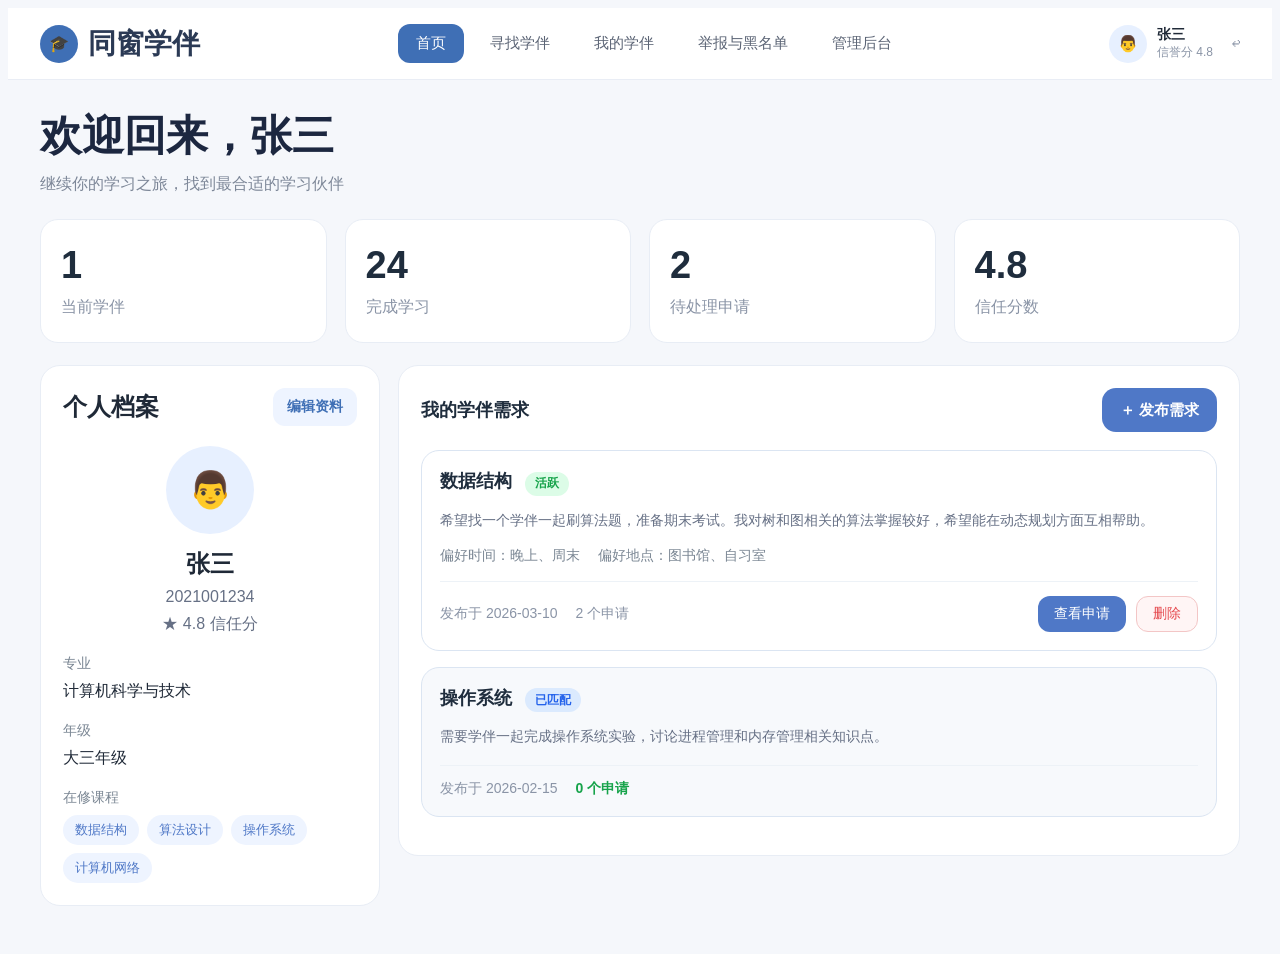
<file: src/main/webapp/admin.html>
<!DOCTYPE html>
<html lang="zh-CN">
<head>
  <meta charset="UTF-8" />
  <meta name="viewport" content="width=device-width, initial-scale=1.0" />
  <title>同窗学伴 - 管理后台</title>
  <link rel="stylesheet" href="styles.css" />
</head>

<body class="page-admin">
  <!-- 顶部导航 -->
  <header class="topbar">
    <div class="topbar-inner">
      <!-- 系统说明 -->
      <div class="brand">
        <div class="brand-logo">🎓</div>
        <span class="brand-name">同窗学伴</span>
      </div>

      <!-- 导航菜单 -->
      <nav class="nav">
        <a href="home.html" class="nav-item">首页</a>
        <a href="find-partner.html" class="nav-item">寻找学伴</a>
        <a href="my-partners.html" class="nav-item">我的学伴</a>
        <a href="report.html" class="nav-item">举报与黑名单</a>
        <a href="admin.html" class="nav-item active">管理后台</a>
      </nav>

      <!-- 用户信息 -->
      <div class="user-box">
        <div class="avatar">👨</div>
        <div class="user-meta">
          <div class="user-name">张三</div>
          <div class="user-score">信誉分 4.8</div>
        </div>
        <div class="logout">↩</div>
      </div>
    </div>
  </header>

  <!-- 主体 -->
  <main class="main">
    <section class="page-header">
      <h1>管理后台</h1>
      <p>监控平台运营状况，管理用户和举报</p>
    </section>

    <!-- 统计卡片 -->
    <section class="stats-grid">
      <div class="stat-card">
        <div class="stat-top">
          <div class="icon-box blue">👥</div>
          <span class="trend up">↗ +12%</span>
        </div>
        <div class="stat-value" id="totalUserCount">5</div>
        <div class="stat-label">总用户数</div>
      </div>

      <div class="stat-card">
        <div class="stat-top">
          <div class="icon-box green">💓</div>
          <span class="trend up">↗ +8%</span>
        </div>
        <div class="stat-value" id="activeUserCount">156</div>
        <div class="stat-label">活跃用户</div>
      </div>

      <div class="stat-card">
        <div class="stat-top">
          <div class="icon-box orange">🚩</div>
          <span class="trend down">↙ -5%</span>
        </div>
        <div class="stat-value" id="pendingReportCount">1</div>
        <div class="stat-label">待处理举报</div>
      </div>

      <div class="stat-card">
        <div class="stat-top">
          <div class="icon-box purple">👤</div>
          <span class="trend up">↗ +3%</span>
        </div>
        <div class="stat-value" id="matchSuccessRate">87%</div>
        <div class="stat-label">匹配成功率</div>
      </div>
    </section>

    <!-- 中间布局 -->
    <section class="content-grid">
      <!-- 左侧 -->
      <div class="left-column">
        <div class="panel">
          <div class="panel-title">快捷操作</div>
          <div class="quick-list">
            <a class="quick-item" href="admin-manage.html?tab=users">
              <div class="quick-left">
                <div class="icon-box sm blue">👥</div>
                <div>
                  <div class="quick-name">用户管理</div>
                </div>
              </div>
              <div class="arrow">→</div>
            </a>

            <a class="quick-item" href="admin-manage.html?tab=reports">
              <div class="quick-left">
                <div class="icon-box sm orange">🚩</div>
                <div>
                  <div class="quick-name">举报管理</div>
                  <div class="quick-desc">查看并处理举报记录</div>
                </div>
              </div>
              <div class="arrow">→</div>
            </a>
          </div>
        </div>

        <div class="panel report-panel">
          <div class="panel-title">
            <span>待处理举报</span>
          </div>

          <div id="pendingReportCard">
            <div class="report-item">
              <div class="report-row">
                <span class="warn">!</span>
                <span class="report-user">举报用户：陈七</span>
              </div>
              <div class="report-reason">原因：多次爽约</div>
              <div class="report-date">2026/3/10</div>
              <a href="admin-manage.html?tab=reports" class="detail-link">查看详情 →</a>
            </div>
          </div>
        </div>
      </div>

      <!-- 右侧 -->
      <div class="right-column">
        <div class="panel">
          <div class="panel-title">最近活动</div>
          <div class="activity-list" id="recentActivityList">
            <div class="activity-item">
              <span class="dot blue-dot"></span>
              <div class="activity-content">
                <div class="activity-title">系统运行正常</div>
                <div class="activity-time">刚刚</div>
              </div>
            </div>
          </div>
        </div>

        <div class="panel chart-panel">
          <div class="panel-title">用户增长趋势</div>
          <div class="chart-wrap">
            <svg viewBox="0 0 760 260" class="chart-svg" preserveAspectRatio="none">
              <line x1="50" y1="40" x2="730" y2="40" class="grid-line" />
              <line x1="50" y1="90" x2="730" y2="90" class="grid-line" />
              <line x1="50" y1="140" x2="730" y2="140" class="grid-line" />
              <line x1="50" y1="190" x2="730" y2="190" class="grid-line" />

              <line x1="50" y1="20" x2="50" y2="210" class="axis-line" />
              <line x1="50" y1="210" x2="730" y2="210" class="axis-line" />

              <polyline
                points="70,180 125,172 180,165 235,150 290,138 345,126 400,118 455,100 510,88 565,78 620,68 690,55"
                class="polyline"
              />

              <circle cx="70" cy="180" r="4" class="point" />
              <circle cx="125" cy="172" r="4" class="point" />
              <circle cx="180" cy="165" r="4" class="point" />
              <circle cx="235" cy="150" r="4" class="point" />
              <circle cx="290" cy="138" r="4" class="point" />
              <circle cx="345" cy="126" r="4" class="point" />
              <circle cx="400" cy="118" r="4" class="point" />
              <circle cx="455" cy="100" r="4" class="point" />
              <circle cx="510" cy="88" r="4" class="point" />
              <circle cx="565" cy="78" r="4" class="point" />
              <circle cx="620" cy="68" r="4" class="point" />
              <circle cx="690" cy="55" r="4" class="point" />
            </svg>

            <div class="x-labels">
              <span>1月</span>
              <span>2月</span>
              <span>3月</span>
              <span>4月</span>
              <span>5月</span>
              <span>6月</span>
              <span>7月</span>
              <span>8月</span>
              <span>9月</span>
              <span>10月</span>
              <span>11月</span>
              <span>12月</span>
            </div>
          </div>
        </div>

        <div class="panel">
          <div class="panel-title">系统状态</div>
          <div class="system-grid">
            <div class="system-card">
              <div class="system-top">
                <span>服务器状态</span>
                <span class="ok">✓</span>
              </div>
              <div class="system-value">正常</div>
            </div>

            <div class="system-card">
              <div class="system-top">
                <span>响应时间</span>
                <span class="pulse">〰</span>
              </div>
              <div class="system-value">45ms</div>
            </div>

            <div class="system-card">
              <div class="system-top">
                <span>数据库</span>
                <span class="ok">✓</span>
              </div>
              <div class="system-value">正常</div>
            </div>

            <div class="system-card">
              <div class="system-top">
                <span>今日匹配</span>
                <span class="trend-icon">↗</span>
              </div>
              <div class="system-value">127</div>
            </div>
          </div>
        </div>
      </div>
    </section>
  </main>

  <script src="common.js"></script>
  <script src="auth.js"></script>
  <script src="admin.js"></script>
  <script>
    if (requireAdminPopupLogin()) {
      bindLogout('.logout', 'login.html');
    }
  </script>
</body>
</html>
</file>
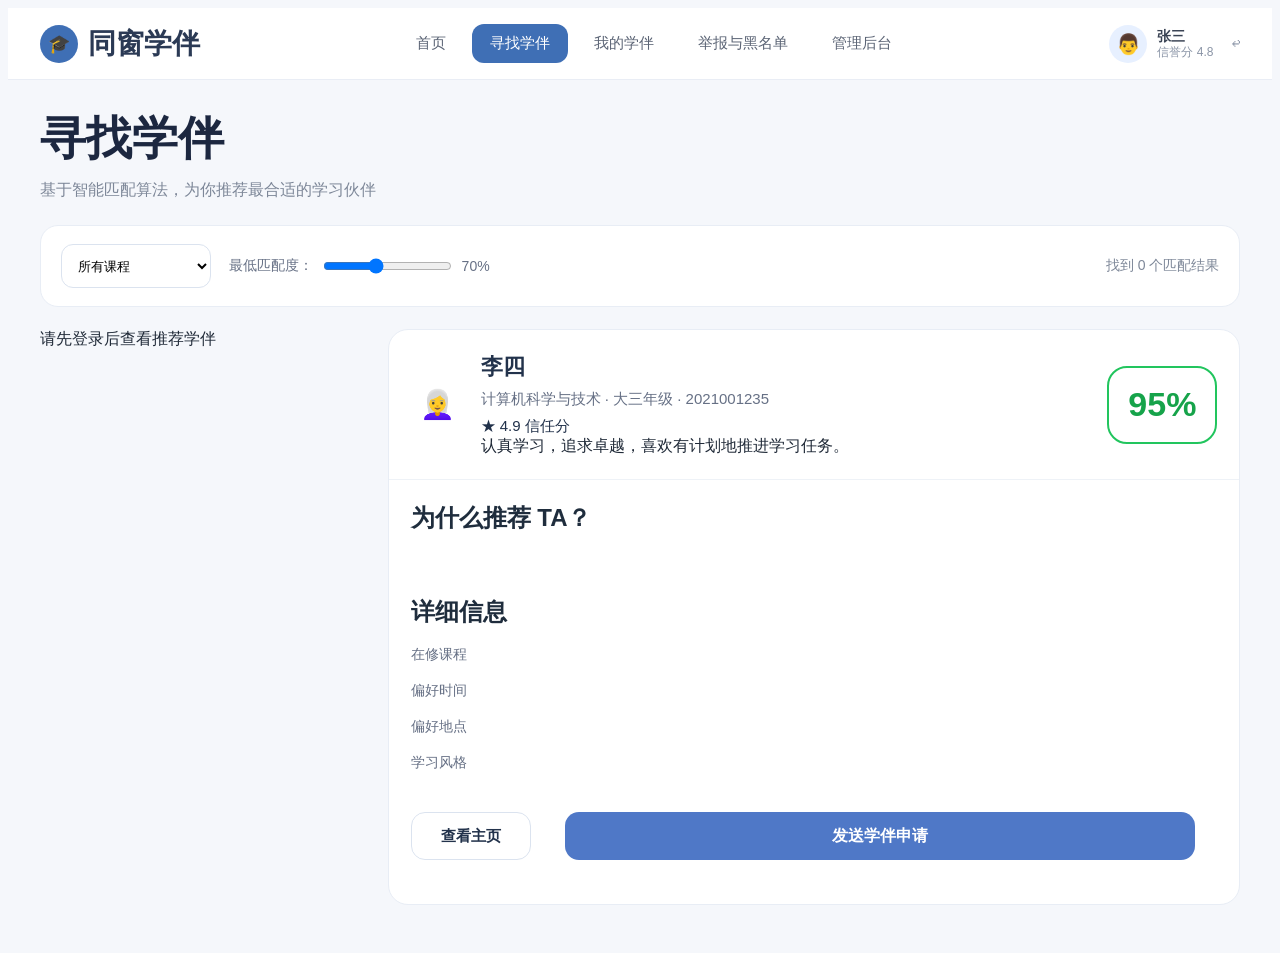
<file: src/main/webapp/find-partner.html>
<!DOCTYPE html>
<html lang="zh-CN">
<head>
  <meta charset="UTF-8" />
  <meta name="viewport" content="width=device-width, initial-scale=1.0" />
  <title>同窗学伴 - 寻找学伴</title>
  <link rel="stylesheet" href="styles.css" />
</head>
<body class="page-find-partner">
  <header class="topbar">
    <div class="topbar-inner">
      <div class="brand">
        <div class="brand-logo">🎓</div>
        <span class="brand-name">同窗学伴</span>
      </div>

      <nav class="nav">
        <a href="home.html" class="nav-item">首页</a>
        <a href="find-partner.html" class="nav-item active">寻找学伴</a>
        <a href="my-partners.html" class="nav-item">我的学伴</a>
        <a href="report.html" class="nav-item">举报与黑名单</a>
        <a href="#" class="nav-item admin-entry">管理后台</a>
      </nav>

      <div class="user-box">
        <div class="avatar">👨</div>
        <div class="user-meta">
          <div class="user-name">张三</div>
          <div class="user-score">信誉分 4.8</div>
        </div>
        <div class="logout">↩</div>
      </div>
    </div>
  </header>

  <main class="main">
    <section class="page-header">
      <h1>寻找学伴</h1>
      <p>基于智能匹配算法，为你推荐最合适的学习伙伴</p>
    </section>

    <section class="filter-bar">
      <div class="filter-left">
        <select class="course-select" id="courseFilter">
          <option value="all">所有课程</option>
          <option value="数据结构">数据结构</option>
          <option value="操作系统">操作系统</option>
          <option value="计算机网络">计算机网络</option>
        </select>

        <div class="range-box">
          <span>最低匹配度：</span>
          <input type="range" id="matchRange" min="50" max="100" value="70" />
          <span id="matchRangeValue">70%</span>
        </div>
      </div>

      <div class="filter-right" id="resultCount">找到 3 个匹配结果</div>
    </section>

    <section class="content-grid">
      <div class="left-panel" id="partnerList"></div>

      <div class="detail-panel">
        <div class="detail-header">
          <div class="detail-user">
            <div class="detail-avatar" id="detailAvatar">👩‍🦳</div>
            <div>
              <div class="detail-name" id="detailName">李四</div>
              <div class="detail-major" id="detailMajor">计算机科学与技术 · 大三年级 · 2021001235</div>
              <div class="detail-score">★ <span id="detailScore">4.9</span> 信任分</div>
              <div class="detail-intro" id="detailIntro">认真学习，追求卓越，喜欢有计划地推进学习任务。</div>
            </div>
          </div>

          <div class="detail-match" id="detailMatch">95%</div>
        </div>

        <div class="reason-panel">
          <div class="section-title">为什么推荐 TA？</div>
          <div id="reasonList"></div>
        </div>

        <div class="info-panel">
          <div class="section-title">详细信息</div>

          <div class="tag-group">
            <div class="group-label">在修课程</div>
            <div id="courseTags"></div>
          </div>

          <div class="tag-group">
            <div class="group-label">偏好时间</div>
            <div id="timeTags"></div>
          </div>

          <div class="tag-group">
            <div class="group-label">偏好地点</div>
            <div id="placeTags"></div>
          </div>

          <div class="tag-group">
            <div class="group-label">学习风格</div>
            <div id="styleTags"></div>
          </div>
        </div>

        <div class="detail-btn-row">
           <button class="ghost-btn" id="viewProfileBtn">查看主页</button>
            <button class="apply-btn" id="applyBtn">发送学伴申请</button>
        </div>
      </div>
    </section>
  </main>

  <script src="common.js"></script>
  <script src="admin-auth.js"></script>
  <script src="find-partner.js"></script>
  <script>
    bindLogout('.logout', 'login.html');
    bindAdminEntry('.admin-entry');
  </script>
</body>
</html>
</file>
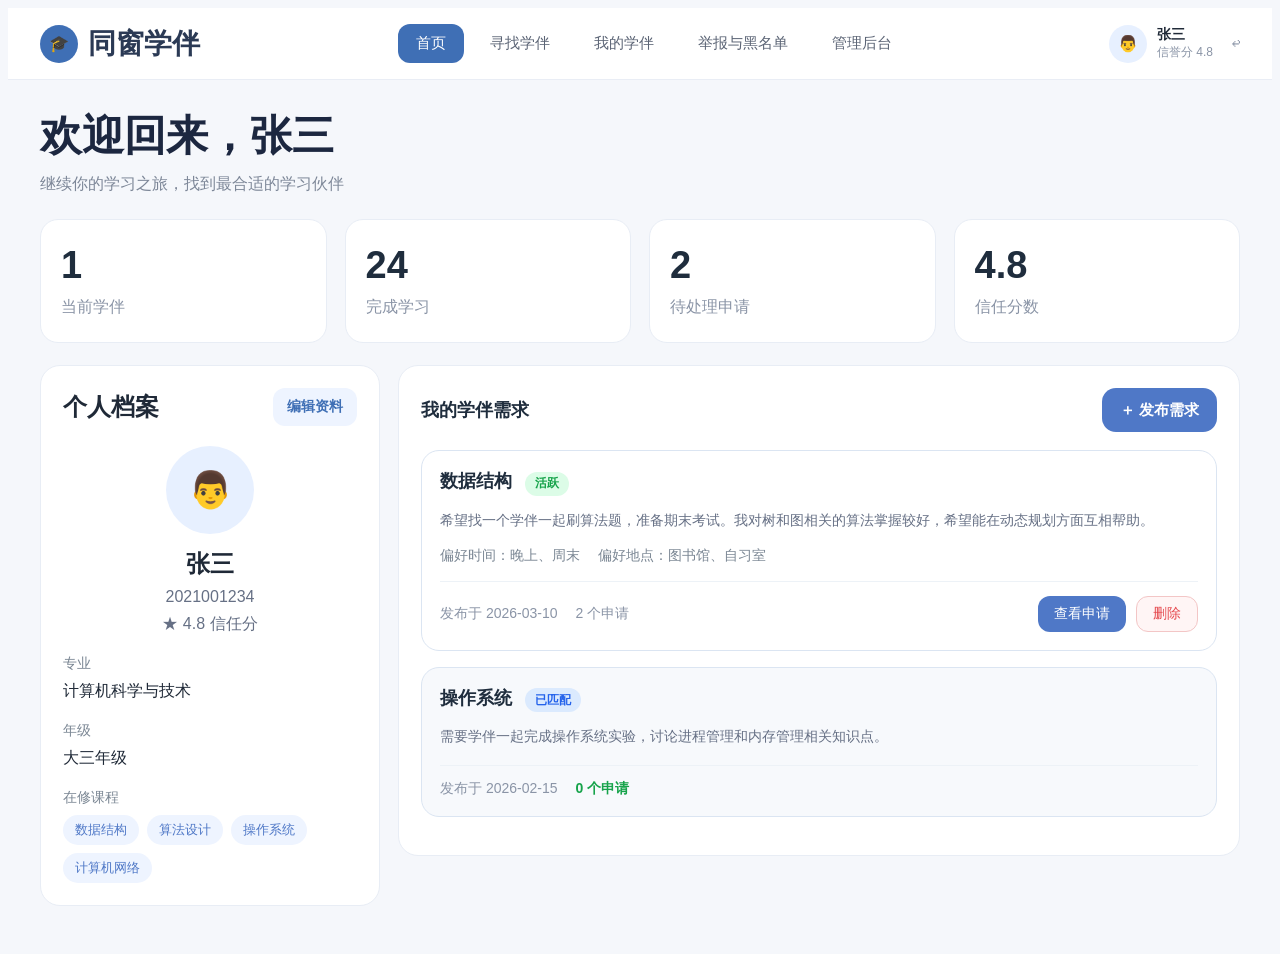
<file: src/main/webapp/home.html>
<!DOCTYPE html>
<html lang="zh-CN">
<head>
  <meta charset="UTF-8" />
  <meta name="viewport" content="width=device-width, initial-scale=1.0" />
  <title>同窗学伴 - 首页</title>
  <link rel="stylesheet" href="styles.css" />
</head>
<body class="page-home">
  <header class="topbar">
    <div class="topbar-inner">
      <div class="brand">
        <div class="brand-logo">🎓</div>
        <span class="brand-name">同窗学伴</span>
      </div>

      <nav class="nav">
        <a href="home.html" class="nav-item active">首页</a>
        <a href="find-partner.html" class="nav-item">寻找学伴</a>
        <a href="my-partners.html" class="nav-item">我的学伴</a>
        <a href="report.html" class="nav-item">举报与黑名单</a>
        <a href="javascript:void(0)" class="nav-item admin-entry">管理后台</a>
      </nav>

      <div class="user-box">
        <div class="avatar">👨</div>
        <div>
          <div class="user-name">张三</div>
          <div class="user-score">信誉分 4.8</div>
        </div>
        <div class="logout">↩</div>
      </div>
    </div>
  </header>

  <main class="main">
    <section class="page-header">
      <h1>欢迎回来，张三</h1>
      <p>继续你的学习之旅，找到最合适的学习伙伴</p>
    </section>

    <section class="stats-grid">
      <div class="stat-card">
        <div class="stat-value">1</div>
        <div class="stat-label">当前学伴</div>
      </div>
      <div class="stat-card">
        <div class="stat-value">24</div>
        <div class="stat-label">完成学习</div>
      </div>
      <div class="stat-card">
        <div class="stat-value" id="pendingApplyCount">2</div>
        <div class="stat-label">待处理申请</div>
      </div>
      <div class="stat-card">
        <div class="stat-value">4.8</div>
        <div class="stat-label">信任分数</div>
      </div>
    </section>

    <section class="content-grid">
      <div class="profile-card">
        <div class="profile-card-head">
          <h2>个人档案</h2>
          <button class="edit-profile-btn" id="editProfileBtn">编辑资料</button>
        </div>

        <div class="big-avatar">👨</div>
        <div class="profile-name" id="profileName">张三</div>
        <div class="profile-id" id="profileStudentNo">2021001234</div>
        <div class="profile-score" id="profileScore">★ 4.8 信任分</div>

        <div class="info-block">
          <div class="label">专业</div>
          <div id="profileMajor">计算机科学与技术</div>
        </div>

        <div class="info-block">
          <div class="label">年级</div>
          <div id="profileGrade">大三年级</div>
        </div>

        <div class="info-block">
          <div class="label">在修课程</div>
          <div class="tag-list" id="profileCourses">
            <span class="tag">数据结构</span>
            <span class="tag">算法设计</span>
            <span class="tag">操作系统</span>
            <span class="tag">计算机网络</span>
          </div>
        </div>
      </div>

      <div class="right-column">
<section class="demand-card">
  <div class="card-head">
    <h2>我的学伴需求</h2>
    <button class="publish-btn" id="showPublishBtn">＋ 发布需求</button>
  </div>

  <div id="publishPanel" class="publish-panel hidden">
    <h3 class="publish-title">发布学伴需求</h3>

    <div class="form-item">
      <label>课程名称</label>
      <select id="courseSelect"></select>
      <input
              type="text"
              id="customCourseInput"
              class="hidden"
              placeholder="请输入自定义课程名称"
              style="margin-top: 10px;"
      />
    </div>

    <div class="form-item">
      <label>学习目标</label>
      <input
        type="text"
        id="studyGoal"
        placeholder="例如：准备期末考试、完成课程项目"
      />
    </div>

    <div class="form-item">
      <label>偏好时间</label>
      <div class="option-group" id="timeOptions">
        <button type="button" class="option-btn" data-value="早上">早上</button>
        <button type="button" class="option-btn" data-value="下午">下午</button>
        <button type="button" class="option-btn" data-value="晚上">晚上</button>
        <button type="button" class="option-btn" data-value="周末">周末</button>
      </div>
    </div>

    <div class="form-item">
      <label>偏好地点</label>
      <div class="option-group" id="placeOptions">
        <button type="button" class="option-btn" data-value="图书馆">图书馆</button>
        <button type="button" class="option-btn" data-value="自习室">自习室</button>
        <button type="button" class="option-btn" data-value="咖啡厅">咖啡厅</button>
        <button type="button" class="option-btn" data-value="实验室">实验室</button>
      </div>
    </div>

    <div class="form-item">
      <label>需求描述</label>
      <textarea
        id="demandDesc"
        placeholder="描述你的学习需求和期望..."
      ></textarea>
    </div>

    <div class="publish-actions">
      <button class="submit-btn" id="submitDemandBtn">发布需求</button>
      <button class="cancel-btn" id="cancelPublishBtn">取消</button>
    </div>
  </div>

  <div id="demandList">
    <div class="demand-item" data-demand-id="demand_ds_001">
    <div class="demand-title-row">
        <div class="demand-title">
        数据结构 <span class="mini-tag green-tag">活跃</span>
        </div>
    </div>
    <div class="demand-desc">
        希望找一个学伴一起刷算法题，准备期末考试。我对树和图相关的算法掌握较好，希望能在动态规划方面互相帮助。
    </div>
    <div class="meta-row">
        <span>偏好时间：晚上、周末</span>
        <span>偏好地点：图书馆、自习室</span>
    </div>
    <div class="bottom-row">
        <span>发布于 2026-03-10</span>
        <span>2 个申请</span>
        <div class="demand-action-group">
        <button class="small-btn">查看申请</button>
        <button class="delete-btn">删除</button>
        </div>
    </div>
    </div>
    <div class="demand-item gray-item" data-demand-id="demand_os_001">
    <div class="demand-title-row">
      <div class="demand-title">
        操作系统 <span class="mini-tag blue-tag">已匹配</span>
      </div>
    </div>
    <div class="demand-desc">
      需要学伴一起完成操作系统实验，讨论进程管理和内存管理相关知识点。
    </div>
    <div class="bottom-row">
      <span>发布于 2026-02-15</span>
      <span class="matched-text">已匹配学伴</span>
    </div>
  </div>
</div>

</section>
      </div>
    </section>

    <div class="apply-modal hidden" id="applyModal">
      <div class="apply-modal-mask" id="applyModalMask"></div>
      <div class="apply-modal-dialog">
        <div class="apply-modal-head">
          <h3 id="applyModalTitle">查看申请</h3>
          <button class="apply-close-btn" id="closeApplyModalBtn">×</button>
        </div>

        <div class="apply-modal-body" id="applyModalBody">
          <!-- JS 动态渲染 -->
        </div>
      </div>
    </div>

    <div class="profile-modal hidden" id="profileModal">
      <div class="profile-modal-mask" id="profileModalMask"></div>
      <div class="profile-modal-dialog">
        <div class="profile-modal-head">
          <h3>编辑个人资料</h3>
          <button class="profile-close-btn" id="closeProfileModalBtn">×</button>
        </div>

        <div class="profile-modal-body">
          <div class="form-item">
            <label>姓名</label>
            <input type="text" id="editName" placeholder="请输入姓名" />
          </div>

          <div class="form-item">
            <label>学号</label>
            <input type="text" id="editStudentNo" disabled />
          </div>

          <div class="form-item">
            <label>专业</label>
            <input type="text" id="editMajor" placeholder="请输入专业" />
          </div>

          <div class="form-item">
            <label>年级</label>
            <input type="text" id="editGrade" placeholder="例如：大二年级" />
          </div>

          <div class="form-item">
            <label>在修课程</label>
            <input
                    type="text"
                    id="editCourses"
                    placeholder="多个课程请用中文逗号分隔，例如：数据结构，操作系统，计算机网络"
            />
          </div>

          <div class="profile-modal-actions">
            <button class="submit-btn" id="saveProfileBtn">保存</button>
            <button class="cancel-btn" id="cancelProfileBtn">取消</button>
          </div>
        </div>
      </div>
    </div>
  </main>

  <script src="common.js"></script>
  <script src="admin-auth.js"></script>
  <script src="home.js"></script>
  <script>
    bindLogout('.logout', 'login.html');
    bindAdminEntry('.admin-entry');
  </script>
</body>
</html>
</file>
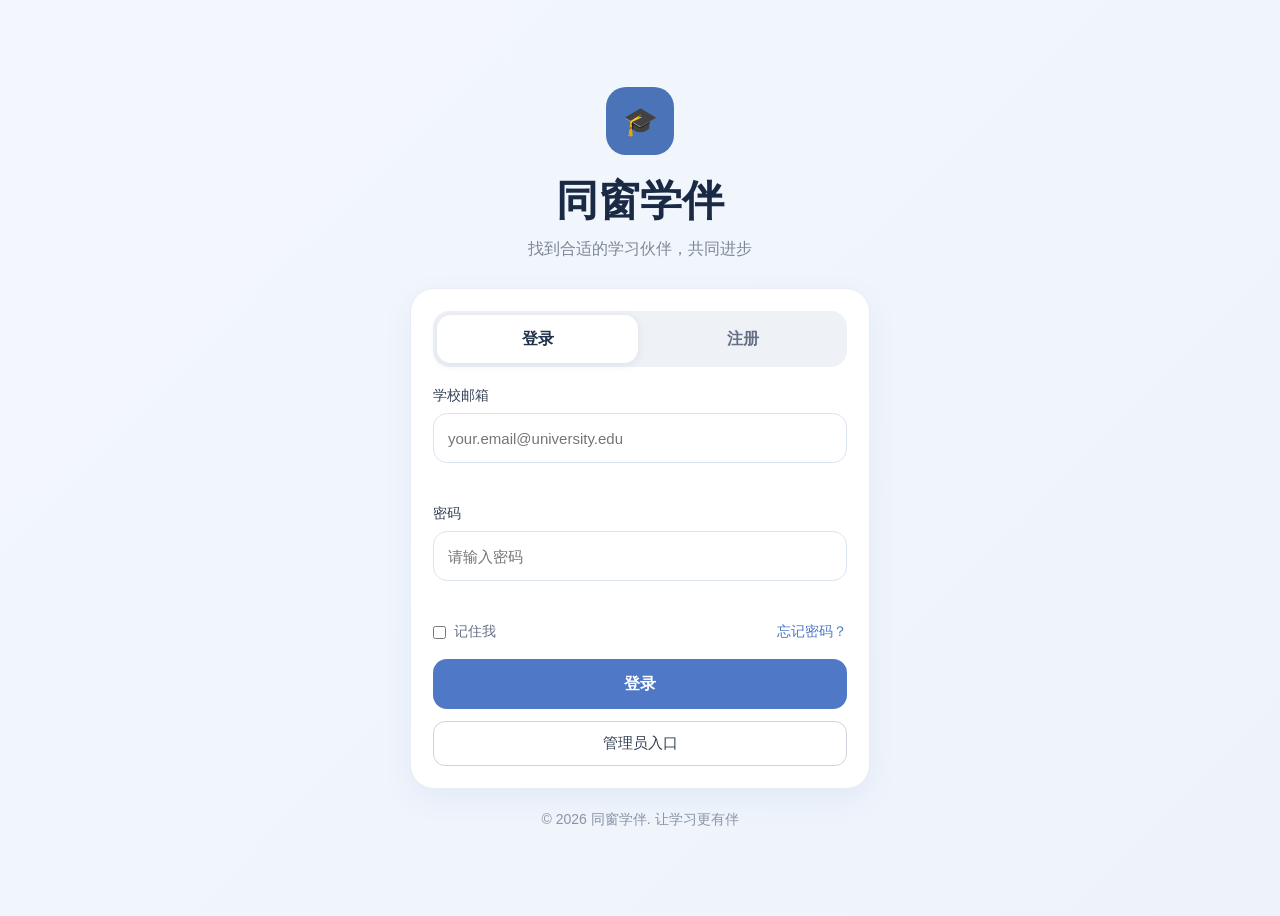
<file: src/main/webapp/login.html>
<!DOCTYPE html>
<html lang="zh-CN">
<head>
  <meta charset="UTF-8" />
  <meta name="viewport" content="width=device-width, initial-scale=1.0" />
  <title>同窗学伴 - 登录</title>
  <link rel="stylesheet" href="styles.css" />
</head>
<body class="page-login">
  <main class="login-page">
    <section class="login-wrap">
      <div class="logo-box">🎓</div>
      <h1 class="system-title">同窗学伴</h1>
      <p class="system-subtitle">找到合适的学习伙伴，共同进步</p>

      <div class="login-card">
        <div class="tab-bar">
          <button class="tab active" data-tab="login">登录</button>
          <button class="tab" data-tab="register">注册</button>
        </div>

          <section class="tab-content active" id="login-content">
              <div class="form-item">
                  <label>学校邮箱</label>
                  <input type="email" id="loginEmail" placeholder="your.email@university.edu" />
                  <div class="field-error" id="loginEmailError"></div>
              </div>

              <div class="form-item">
                  <label>密码</label>
                  <input type="password" id="loginPassword" placeholder="请输入密码" />
                  <div class="field-error" id="loginPasswordError"></div>
              </div>

              <div class="global-error hidden" id="loginGlobalError"></div>

              <div class="login-row">
                  <label class="remember">
                      <input type="checkbox" id="rememberMe" />
                      <span>记住我</span>
                  </label>
                  <a href="#" class="forget-link" id="forgetPasswordLink">忘记密码？</a>
              </div>

              <button class="primary-btn" id="loginBtn">登录</button>
              <button class="secondary-btn admin-entry" id="adminEntryBtn" type="button">管理员入口</button>
          </section>

<section class="tab-content" id="register-content">
    <div class="form-item">
        <label>姓名</label>
        <input type="text" id="registerName" placeholder="请输入姓名" />
        <div class="field-error" id="registerNameError"></div>
    </div>

    <div class="form-item">
        <label>学号</label>
        <input type="text" id="registerStudentNo" placeholder="请输入学号" />
        <div class="field-error" id="registerStudentNoError"></div>
    </div>


    <div class="form-item">
        <label>专业</label>
        <input type="text" id="registerMajor" placeholder="请输入专业" />
        <div class="field-error" id="registerMajorError"></div>
    </div>

    <div class="form-item">
        <label>学校邮箱</label>
        <input type="email" id="registerEmail" placeholder="your.email@university.edu" />
        <div class="field-error" id="registerEmailError"></div>
    </div>

    <div class="form-item">
        <label>密码</label>
        <input type="password" id="registerPassword" placeholder="请输入密码" />
        <div class="field-error" id="registerPasswordError"></div>
    </div>

    <div class="form-item">
        <label>确认密码</label>
        <input type="password" id="registerConfirmPassword" placeholder="请再次输入密码" />
        <div class="field-error" id="registerConfirmPasswordError"></div>
    </div>

    <div class="global-error hidden" id="registerGlobalError"></div>
    <div class="global-success hidden" id="registerSuccessMsg"></div>

    <button class="primary-btn" id="registerBtn">注册</button>
        </section>
      </div>

      <div class="footer-text">© 2026 同窗学伴. 让学习更有伴</div>
    </section>
  </main>

  <script src="common.js"></script>
  <script src="admin-auth.js"></script>
  <script src="login.js"></script>
</body>
</html>
</file>
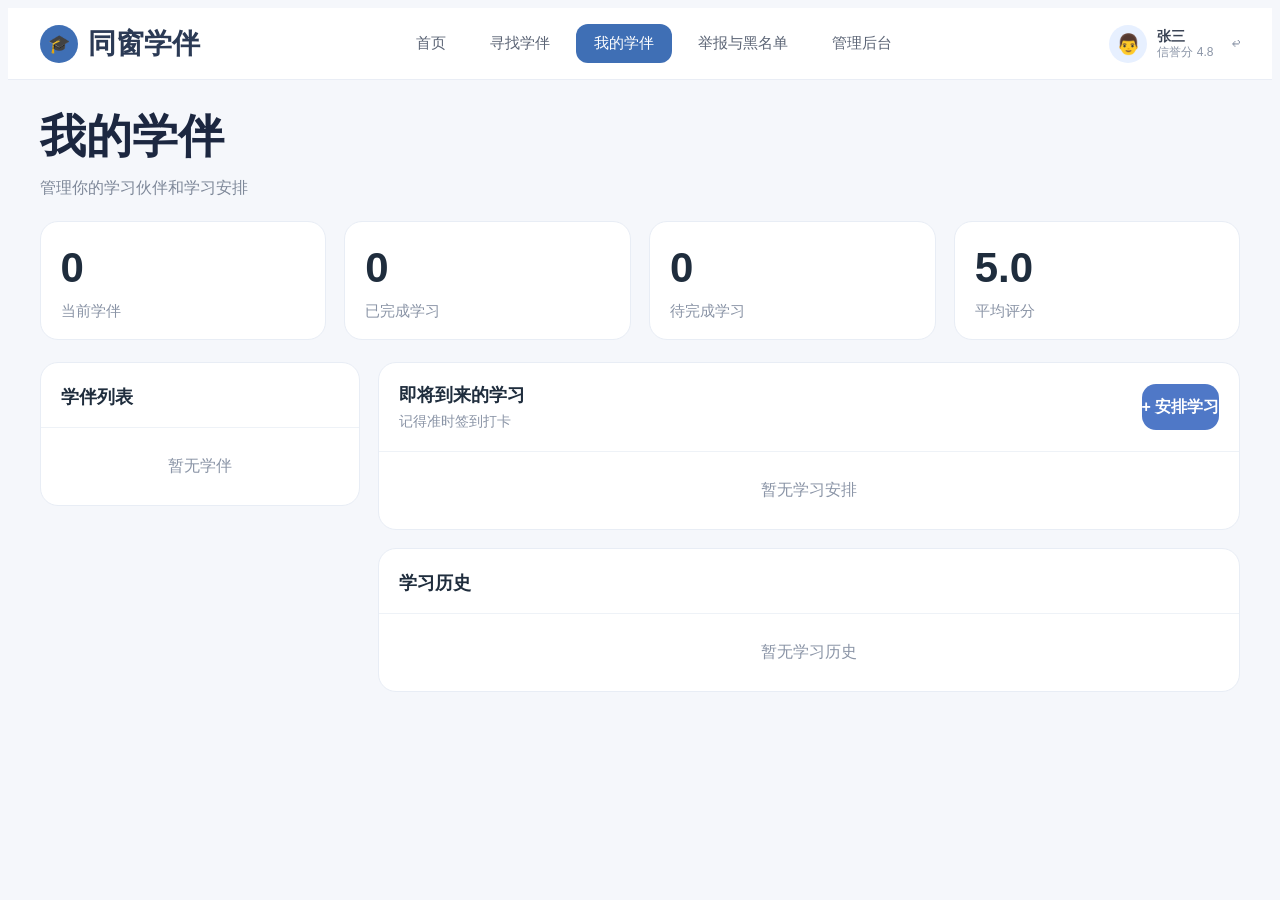
<file: src/main/webapp/my-partners.html>
<!DOCTYPE html>
<html lang="zh-CN">
<head>
  <meta charset="UTF-8" />
  <meta name="viewport" content="width=device-width, initial-scale=1.0" />
  <title>同窗学伴 - 我的学伴</title>
  <link rel="stylesheet" href="styles.css" />
</head>
<body class="page-my-partners">
  <header class="topbar">
    <div class="topbar-inner">
      <div class="brand">
        <div class="brand-logo">🎓</div>
        <span class="brand-name">同窗学伴</span>
      </div>

      <nav class="nav">
        <a href="home.html" class="nav-item">首页</a>
        <a href="find-partner.html" class="nav-item">寻找学伴</a>
        <a href="my-partners.html" class="nav-item active">我的学伴</a>
        <a href="report.html" class="nav-item">举报与黑名单</a>
        <a href="javascript:void(0)" class="nav-item admin-entry">管理后台</a>
      </nav>

      <div class="user-box">
        <div class="avatar">👨</div>
        <div class="user-meta">
          <div class="user-name">张三</div>
          <div class="user-score">信誉分 4.8</div>
        </div>
        <div class="logout">↩</div>
      </div>
    </div>
  </header>

  <main class="main">
    <section class="page-header">
      <h1>我的学伴</h1>
      <p>管理你的学习伙伴和学习安排</p>
    </section>

    <section class="stats-grid">
      <div class="stat-card">
        <div class="stat-value" id="partnerCount">1</div>
        <div class="stat-label">当前学伴</div>
      </div>
      <div class="stat-card">
        <div class="stat-value" id="historyCount">3</div>
        <div class="stat-label">已完成学习</div>
      </div>
      <div class="stat-card">
        <div class="stat-value" id="upcomingCount">2</div>
        <div class="stat-label">待完成学习</div>
      </div>
      <div class="stat-card">
        <div class="stat-value" id="averageScore">5.0</div>
        <div class="stat-label">平均评分</div>
      </div>
    </section>

    <section class="content-grid">
      <!-- 收到的学伴申请 -->
      <div id="receivedApplySection" class="panel received-panel hidden" style="grid-column:1/-1;margin-bottom:16px;">
        <div class="panel-head">
          <div class="panel-title no-border">📬 收到的学伴申请</div>
          <span class="badge" id="receivedApplyBadge">0</span>
        </div>
        <div id="receivedApplyList"></div>
      </div>

      <div class="left-panel">
        <div class="panel">
          <div class="panel-title">学伴列表</div>
          <div id="partnerList"></div>
        </div>
      </div>

      <div class="right-panel">
        <div class="panel">
          <div class="panel-head">
            <div>
              <div class="panel-title no-border">即将到来的学习</div>
              <div class="sub-text">记得准时签到打卡</div>
            </div>
            <button class="primary-btn" id="openScheduleBtn">+ 安排学习</button>
          </div>

          <div id="schedulePanel" class="schedule-panel hidden">
            <div class="form-row">
              <div class="form-item full">
                <label>选择学伴</label>
                <select id="schedulePartner">
                  <option value="">选择学伴</option>
                </select>
              </div>
            </div>

            <div class="form-row two-col">
              <div class="form-item">
                <label>日期</label>
                <input type="date" id="scheduleDate" />
              </div>
              <div class="form-item">
                <label>时间</label>
                <input type="text" id="scheduleTime" placeholder="例如：14:00-16:00" pattern="^([01]\d|2[0-3]):[0-5]\d-([01]\d|2[0-3]):[0-5]\d$" />
              </div>
            </div>

            <div class="form-row">
              <div class="form-item full">
                <label>地点</label>
                <input type="text" id="schedulePlace" placeholder="例如：图书馆3楼自习室" />
              </div>
            </div>

            <div class="btn-row">
              <button class="primary-btn" id="submitScheduleBtn">确认安排</button>
              <button class="secondary-btn" id="closeScheduleBtn">取消</button>
            </div>
          </div>

          <div id="upcomingList"></div>
        </div>

        <div class="panel">
          <div class="panel-title">学习历史</div>
          <div id="historyList"></div>
        </div>
      </div>
    </section>
  </main>

  <div class="modal-mask hidden" id="checkinModal">
    <div class="modal-box">
      <div class="modal-icon">📍</div>
      <h2>学习签到</h2>
      <p>请确认您已到达学习地点并准备开始学习</p>

      <div class="checkin-info">
        <div class="info-row"><span>学伴</span><span id="modalPartner">李四</span></div>
        <div class="info-row"><span>日期</span><span id="modalDate">2026-03-14</span></div>
        <div class="info-row"><span>时间</span><span id="modalTime">19:00-21:00</span></div>
        <div class="info-row"><span>地点</span><span id="modalPlace">图书馆3楼自习室</span></div>
      </div>

      <div class="tip-box">
        签到提醒：请在约定时间的 15 分钟内完成签到，逾期未签到将影响信誉分数。
      </div>

      <div class="btn-row modal-btn-row">
        <button class="primary-btn" id="confirmCheckinBtn">确认签到</button>
        <button class="secondary-btn" id="closeModalBtn">取消</button>
      </div>
    </div>
  </div>

  <script src="common.js"></script>
  <script src="admin-auth.js"></script>
  <script src="my-partners.js"></script>
  <script>
    bindLogout('.logout', 'login.html');
    bindAdminEntry('.admin-entry');
  </script>
</body>
</html>
</file>
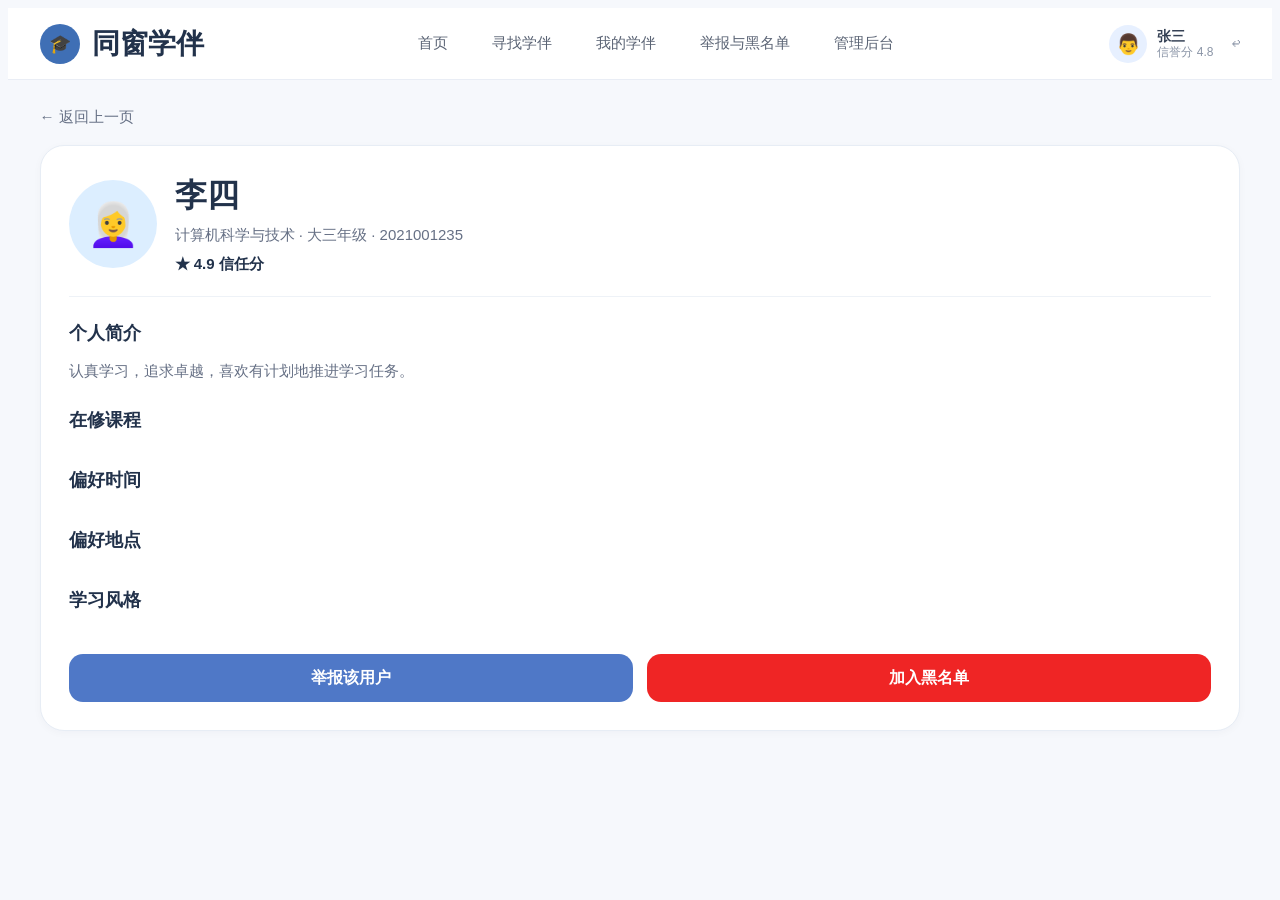
<file: src/main/webapp/partner-profile.html>
<!DOCTYPE html>
<html lang="zh-CN">
<head>
  <meta charset="UTF-8" />
  <meta name="viewport" content="width=device-width, initial-scale=1.0" />
  <title>同窗学伴 - 用户主页</title>
  <link rel="stylesheet" href="styles.css" />
</head>
<body class="page-partner-profile">
  <header class="topbar">
    <div class="topbar-inner">
      <div class="brand">
        <div class="brand-logo">🎓</div>
        <span class="brand-name">同窗学伴</span>
      </div>

      <nav class="nav">
        <a href="home.html" class="nav-item">首页</a>
        <a href="find-partner.html" class="nav-item">寻找学伴</a>
        <a href="my-partners.html" class="nav-item">我的学伴</a>
        <a href="report.html" class="nav-item">举报与黑名单</a>
        <a href="#" class="nav-item admin-entry">管理后台</a>
      </nav>

      <div class="user-box">
        <div class="avatar">👨</div>
        <div class="user-meta">
          <div class="user-name">张三</div>
          <div class="user-score">信誉分 4.8</div>
        </div>
        <div class="logout">↩</div>
      </div>
    </div>
  </header>

  <main class="main">
    <div class="back-link" onclick="history.back()">← 返回上一页</div>

    <section class="profile-card">
      <div class="profile-top">
        <div class="profile-avatar" id="profileAvatar">👩‍🦳</div>
        <div class="profile-info">
          <h1 id="profileName">李四</h1>
          <p id="profileMajor">计算机科学与技术 · 大三年级 · 2021001235</p>
          <div class="score-line">★ <span id="profileScore">4.9</span> 信任分</div>
        </div>
      </div>

      <div class="section">
        <h3>个人简介</h3>
        <p id="profileIntro">认真学习，追求卓越，喜欢有计划地推进学习任务。</p>
      </div>

      <div class="section">
        <h3>在修课程</h3>
        <div class="tag-wrap" id="profileCourses"></div>
      </div>

      <div class="section">
        <h3>偏好时间</h3>
        <div class="tag-wrap" id="profileTimes"></div>
      </div>

      <div class="section">
        <h3>偏好地点</h3>
        <div class="tag-wrap" id="profilePlaces"></div>
      </div>

      <div class="section">
        <h3>学习风格</h3>
        <div class="tag-wrap" id="profileStyles"></div>
      </div>

      <div class="action-row">
        <button class="normal-btn" id="goReportBtn">举报该用户</button>
        <button class="danger-btn" id="blacklistBtn">加入黑名单</button>
      </div>
    </section>
  </main>

  <script src="common.js"></script>
  <script src="admin-auth.js"></script>
  <script src="partner-profile.js"></script>
  <script>
    bindLogout('.logout', 'login.html');
    bindAdminEntry('.admin-entry');
  </script>
</body>
</html>
</file>
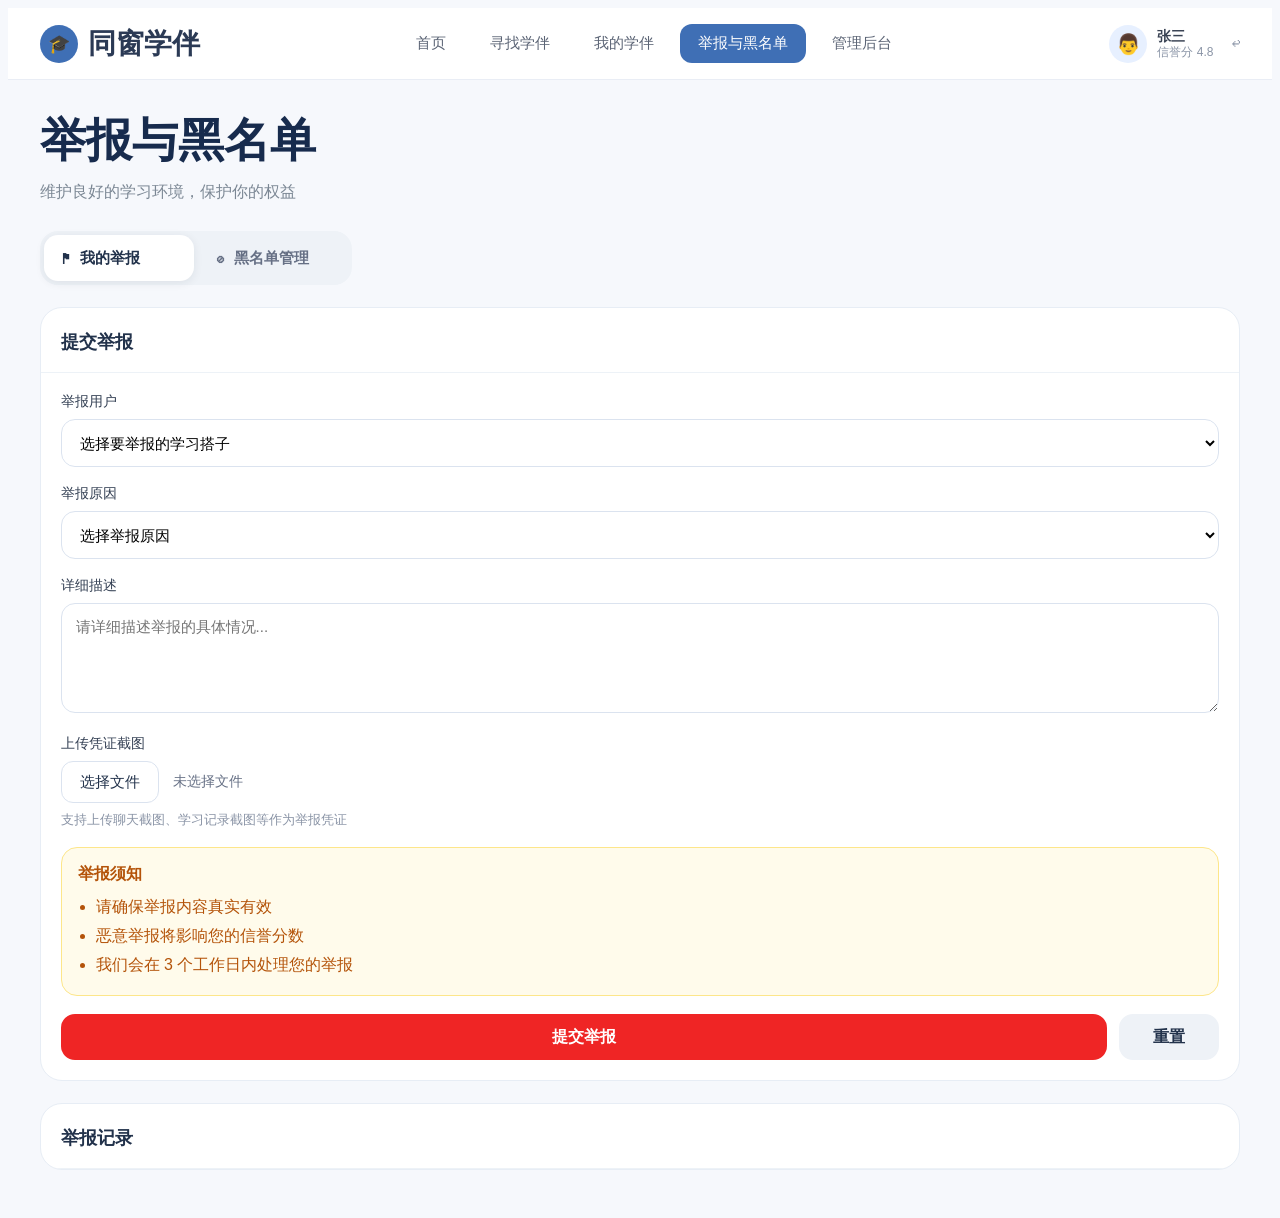
<file: src/main/webapp/report.html>
<!DOCTYPE html>
<html lang="zh-CN">
<head>
  <meta charset="UTF-8" />
  <meta name="viewport" content="width=device-width, initial-scale=1.0" />
  <title>同窗学伴 - 举报与黑名单</title>
  <link rel="stylesheet" href="styles.css" />
</head>
<body class="page-report">
  <header class="topbar">
    <div class="topbar-inner">
      <div class="brand">
        <div class="brand-logo">🎓</div>
        <span class="brand-name">同窗学伴</span>
      </div>

      <nav class="nav">
        <a href="home.html" class="nav-item">首页</a>
        <a href="find-partner.html" class="nav-item">寻找学伴</a>
        <a href="my-partners.html" class="nav-item">我的学伴</a>
        <a href="report.html" class="nav-item active">举报与黑名单</a>
        <a href="javascript:void(0)" class="nav-item admin-entry">管理后台</a>
      </nav>

      <div class="user-box">
        <div class="avatar">👨</div>
        <div class="user-meta">
          <div class="user-name">张三</div>
          <div class="user-score">信誉分 4.8</div>
        </div>
        <div class="logout">↩</div>
      </div>
    </div>
  </header>

  <main class="main">
    <section class="page-header">
      <h1>举报与黑名单</h1>
      <p>维护良好的学习环境，保护你的权益</p>
    </section>

    <section class="tab-bar">
      <button class="tab active" data-tab="report">
        <span>⚑</span>
        <span>我的举报</span>
      </button>

      <button class="tab" data-tab="blacklist">
        <span>⊘</span>
        <span>黑名单管理</span>
      </button>
    </section>

    <section class="tab-content active" id="report-content">
      <section class="panel report-form-panel">
        <div class="panel-title">提交举报</div>

        <div class="form-area">
          <div class="form-item">
            <label>举报用户</label>
              <select id="reportUser">
                <option value="">选择要举报的学习搭子</option>
              </select>
          </div>

          <div class="form-item">
            <label>举报原因</label>
            <select id="reportReason">
              <option value="">选择举报原因</option>
              <option value="多次爽约">多次爽约</option>
              <option value="骚扰信息">骚扰信息</option>
              <option value="学习态度不端正">学习态度不端正</option>
              <option value="不文明言论">不文明言论</option>
            </select>
          </div>

          <div class="form-item">
            <label>详细描述</label>
            <textarea id="reportDesc" placeholder="请详细描述举报的具体情况..."></textarea>
          </div>

          <div class="form-item">
            <label>上传凭证截图</label>

            <div class="upload-box">
              <input type="file" id="reportImage" accept="image/*" hidden />
              <button type="button" class="upload-btn" id="triggerUploadBtn">选择文件</button>
              <span class="file-name" id="fileNameText">未选择文件</span>
            </div>

            <div class="upload-tip">
              支持上传聊天截图、学习记录截图等作为举报凭证
            </div>
          </div>

          <div class="warn-box">
            <div class="warn-title">举报须知</div>
            <ul>
              <li>请确保举报内容真实有效</li>
              <li>恶意举报将影响您的信誉分数</li>
              <li>我们会在 3 个工作日内处理您的举报</li>
            </ul>
          </div>

          <div class="btn-row">
            <button class="danger-btn" id="reportBtn">提交举报</button>
            <button class="light-btn" id="resetReportBtn">重置</button>
          </div>
        </div>
      </section>

      <section class="panel">
        <div class="panel-title">举报记录</div>
        <div id="reportRecordList"></div>
      </section>
    </section>

    <section class="tab-content" id="blacklist-content">
      <section class="panel">
        <div class="panel-title">黑名单用户</div>
        <div id="blacklistRecordList"></div>
      </section>
    </section>
  </main>

  <script src="common.js"></script>
  <script src="admin-auth.js"></script>
  <script src="report.js"></script>
  <script>
    bindLogout('.logout', 'login.html');
    bindAdminEntry('.admin-entry');
  </script>
</body>
</html>
</file>
<file: src/main/webapp/styles.css>
/* Unified stylesheet generated from page-specific CSS files */

/* ===== login.css -> .page-login ===== */

body.page-login * {box-sizing: border-box;
  margin: 0;
  padding: 0;}



body.page-login {font-family: "PingFang SC", "Microsoft YaHei", sans-serif;
  background: linear-gradient(135deg, #f3f7fd, #eef3fb);
  color: #1f2937;}



body.page-login button, body.page-login input {font-family: inherit;}



body.page-login .login-page {min-height: 100vh;
  display: flex;
  align-items: center;
  justify-content: center;
  padding: 24px;}



body.page-login .login-wrap {width: 100%;
  max-width: 460px;
  text-align: center;}



body.page-login .logo-box {width: 68px;
  height: 68px;
  margin: 0 auto 18px;
  border-radius: 20px;
  background: #4a73b8;
  color: #fff;
  display: flex;
  align-items: center;
  justify-content: center;
  font-size: 28px;}



body.page-login .system-title {font-size: 42px;
  color: #1a2a45;
  font-weight: 700;}



body.page-login .system-subtitle {margin-top: 10px;
  font-size: 16px;
  color: #7b8794;}



body.page-login .login-card {margin-top: 28px;
  background: #fff;
  border: 1px solid #e8edf5;
  border-radius: 24px;
  padding: 22px;
  box-shadow: 0 10px 30px rgba(63, 111, 181, 0.08);
  text-align: left;}



body.page-login .tab-bar {display: grid;
  grid-template-columns: 1fr 1fr;
  background: #eef2f7;
  border-radius: 16px;
  padding: 4px;
  gap: 4px;
  margin-bottom: 20px;}



body.page-login .tab {height: 48px;
  border: none;
  border-radius: 14px;
  background: transparent;
  color: #667085;
  font-size: 16px;
  font-weight: 600;
  cursor: pointer;}



body.page-login .tab.active {background: #fff;
  color: #22324b;
  box-shadow: 0 2px 10px rgba(31, 41, 55, 0.08);}



body.page-login .tab-content {display: none;}



body.page-login .tab-content.active {display: block;}



body.page-login .form-item {margin-bottom: 18px;}



body.page-login .form-item label {display: block;
  margin-bottom: 8px;
  font-size: 14px;
  color: #344054;}



body.page-login .form-item input {width: 100%;
  height: 50px;
  border: 1px solid #dbe3ef;
  border-radius: 14px;
  padding: 0 14px;
  outline: none;
  font-size: 15px;}



body.page-login .login-row {margin-bottom: 18px;
  display: flex;
  justify-content: space-between;
  align-items: center;}



body.page-login .remember {display: flex;
  align-items: center;
  gap: 8px;
  color: #667085;
  font-size: 14px;}



body.page-login .forget-link {color: #4f78c7;
  text-decoration: none;
  font-size: 14px;}



body.page-login .primary-btn {width: 100%;
  height: 50px;
  border: none;
  border-radius: 14px;
  background: #4f78c7;
  color: #fff;
  font-size: 16px;
  font-weight: 600;
  cursor: pointer;}



body.page-login .footer-text {margin-top: 22px;
  color: #8a94a6;
  font-size: 14px;}



body.page-login .field-error {min-height: 18px;
  margin-top: 6px;
  font-size: 13px;
  color: #d92d20;}



body.page-login .global-error {margin-bottom: 14px;
  padding: 10px 12px;
  border-radius: 12px;
  background: #fff1f0;
  border: 1px solid #ffd5d2;
  color: #d92d20;
  font-size: 14px;}



body.page-login .hidden {display: none;}



body.page-login .form-item input.input-error {border-color: #d92d20;
  background: #fff8f7;}



body.page-login .form-item input.input-success {border-color: #12b76a;
  background: #f6fef9;}



body.page-login .primary-btn:disabled {opacity: 0.7;
  cursor: not-allowed;}



body.page-login .secondary-btn {width: 100%;
  margin-top: 12px;
  padding: 12px 16px;
  border: 1px solid #cfd4dc;
  border-radius: 12px;
  background: #fff;
  color: #344054;
  font-size: 15px;
  cursor: pointer;
  transition: all 0.2s ease;}



body.page-login .secondary-btn:hover {background: #f8fafc;
  border-color: #98a2b3;}



body.page-login .admin-login-mask {position: fixed;
  inset: 0;
  background: rgba(15, 23, 42, 0.45);
  display: flex;
  align-items: center;
  justify-content: center;
  z-index: 9999;}



body.page-login .admin-login-dialog {width: 100%;
  max-width: 420px;
  background: #ffffff;
  border-radius: 20px;
  padding: 28px 24px;
  box-shadow: 0 20px 60px rgba(15, 23, 42, 0.2);}



body.page-login .admin-login-dialog h3 {margin: 0 0 8px;
  font-size: 22px;
  color: #101828;
  text-align: center;}



body.page-login .admin-login-subtitle {margin: 0 0 20px;
  text-align: center;
  color: #667085;
  font-size: 14px;}



body.page-login .admin-login-form-item {margin-bottom: 16px;}



body.page-login .admin-login-form-item label {display: block;
  margin-bottom: 8px;
  font-size: 14px;
  color: #344054;
  font-weight: 500;}



body.page-login .admin-login-form-item input {width: 100%;
  padding: 12px 14px;
  border: 1px solid #d0d5dd;
  border-radius: 12px;
  font-size: 14px;
  outline: none;
  box-sizing: border-box;}



body.page-login .admin-login-form-item input:focus {border-color: #3b82f6;}



body.page-login .admin-login-btn-row {display: flex;
  gap: 12px;
  margin-top: 20px;}



body.page-login .admin-confirm-btn, body.page-login .admin-cancel-btn {flex: 1;
  border: none;
  border-radius: 12px;
  padding: 12px 16px;
  font-size: 14px;
  cursor: pointer;}



body.page-login .admin-confirm-btn {background: #3b82f6;
  color: white;}



body.page-login .admin-cancel-btn {background: #eef2f7;
  color: #344054;}



body.page-login .admin-login-error {margin-top: 4px;
  margin-bottom: 8px;
  color: #d92d20;
  font-size: 13px;}



body.page-login .global-success {margin-bottom: 14px;
  padding: 10px 12px;
  border-radius: 12px;
  background: #ecfdf3;
  border: 1px solid #abefc6;
  color: #067647;
  font-size: 14px;}



body.page-login #customCourseInput.hidden {display: none;}

/* ===== home.css -> .page-home ===== */

body.page-home * {box-sizing: border-box;
  margin: 0;
  padding: 0;}



body.page-home {background: #f5f7fb;
  color: #1f2937;
  font-family: "PingFang SC", "Microsoft YaHei", sans-serif;}



body.page-home a {text-decoration: none;
  color: inherit;}



body.page-home button, body.page-home input, body.page-home select, body.page-home textarea {font-family: inherit;}



body.page-home .topbar {height: 72px;
  background: #fff;
  border-bottom: 1px solid #e9edf5;}



body.page-home .topbar-inner {width: 1200px;
  height: 100%;
  margin: 0 auto;
  display: flex;
  align-items: center;
  justify-content: space-between;}



body.page-home .brand {display: flex;
  align-items: center;
  gap: 10px;}



body.page-home .brand-logo {width: 38px;
  height: 38px;
  border-radius: 50%;
  background: #3f6fb5;
  color: #fff;
  display: flex;
  align-items: center;
  justify-content: center;}



body.page-home .brand-name {font-size: 28px;
  font-weight: 700;
  color: #2b3a55;}



body.page-home .nav {display: flex;
  gap: 8px;}



body.page-home .nav-item {padding: 10px 18px;
  border-radius: 12px;
  color: #5b6475;
  font-size: 15px;}



body.page-home .nav-item.active {background: #3f6fb5;
  color: #fff;}



body.page-home .user-box {display: flex;
  align-items: center;
  gap: 10px;}



body.page-home .avatar, body.page-home .big-avatar {border-radius: 50%;
  background: #e7f0ff;
  display: flex;
  align-items: center;
  justify-content: center;}



body.page-home .avatar {width: 38px;
  height: 38px;}



body.page-home .big-avatar {width: 88px;
  height: 88px;
  margin: 20px auto 14px;
  font-size: 36px;}



body.page-home .user-name {font-size: 14px;
  font-weight: 600;}



body.page-home .user-score {font-size: 12px;
  color: #8a94a6;}



body.page-home .logout {margin-left: 8px;
  color: #8a94a6;
  cursor: pointer;
  font-size: 18px;}



body.page-home .main {width: 1200px;
  margin: 0 auto;
  padding: 28px 0 40px;}



body.page-home .page-header h1 {font-size: 42px;
  color: #1c2740;}



body.page-home .page-header p {margin-top: 10px;
  font-size: 16px;
  color: #7d8798;}



body.page-home .stats-grid {margin-top: 24px;
  display: grid;
  grid-template-columns: repeat(4, 1fr);
  gap: 18px;}



body.page-home .stat-card {background: #fff;
  border: 1px solid #e8edf5;
  border-radius: 18px;
  padding: 24px 20px;}



body.page-home .stat-value {font-size: 38px;
  font-weight: 700;
  color: #1f2d3d;}



body.page-home .stat-label {margin-top: 10px;
  color: #8a94a6;}



body.page-home .content-grid {margin-top: 22px;
  display: grid;
  grid-template-columns: 340px 1fr;
  gap: 18px;}



body.page-home .profile-card, body.page-home .demand-card {background: #fff;
  border: 1px solid #e8edf5;
  border-radius: 20px;
  padding: 22px;}



body.page-home .profile-name, body.page-home .profile-id, body.page-home .profile-score {text-align: center;}



body.page-home .profile-name {font-size: 24px;
  font-weight: 700;}



body.page-home .profile-id, body.page-home .profile-score {margin-top: 8px;
  color: #667085;}



body.page-home .info-block {margin-top: 20px;}



body.page-home .label {margin-bottom: 8px;
  color: #7b8794;
  font-size: 14px;}



body.page-home .tag-list {display: flex;
  flex-wrap: wrap;
  gap: 8px;}



body.page-home .tag, body.page-home .mini-tag {display: inline-flex;
  align-items: center;
  justify-content: center;
  border-radius: 999px;}



body.page-home .tag {padding: 6px 12px;
  background: #eef4ff;
  color: #4f78c7;
  font-size: 13px;}



body.page-home .card-head {display: flex;
  align-items: center;
  justify-content: space-between;
  margin-bottom: 18px;}



body.page-home .publish-btn, body.page-home .primary-btn, body.page-home .secondary-btn {border: none;
  border-radius: 14px;
  cursor: pointer;}



body.page-home .publish-btn, body.page-home .primary-btn {background: #4f78c7;
  color: #fff;}



body.page-home .publish-btn {height: 46px;
  padding: 0 18px;
  font-size: 15px;}



body.page-home .publish-panel {margin-bottom: 20px;
  background: #f6f8fc;
  border-radius: 18px;
  padding: 18px;}



body.page-home .hidden {display: none;}



body.page-home .form-item {margin-bottom: 16px;}



body.page-home .form-item label {display: block;
  margin-bottom: 8px;
  font-size: 14px;}



body.page-home .form-item input, body.page-home .form-item select, body.page-home .form-item textarea {width: 100%;
  border: 1px solid #dbe3ef;
  border-radius: 14px;
  padding: 14px;
  background: #fff;
  outline: none;
  font-size: 15px;}



body.page-home .form-item textarea {min-height: 120px;
  resize: vertical;}



body.page-home .btn-row {display: grid;
  grid-template-columns: 1fr 100px;
  gap: 12px;}



body.page-home .primary-btn, body.page-home .secondary-btn {height: 46px;
  font-size: 16px;
  font-weight: 600;}



body.page-home .secondary-btn {background: #eef2f7;
  color: #22324b;}



body.page-home .demand-item {border: 1px solid #e8edf5;
  border-radius: 18px;
  padding: 18px;
  margin-bottom: 16px;}



body.page-home .demand-title {font-size: 18px;
  font-weight: 700;}



body.page-home .demand-desc {margin-top: 10px;
  color: #667085;
  line-height: 1.8;}



body.page-home .meta-row {margin-top: 12px;
  display: flex;
  gap: 18px;
  flex-wrap: wrap;
  color: #7b8794;
  font-size: 14px;}



body.page-home .mini-tag {min-height: 24px;
  padding: 0 10px;
  font-size: 12px;
  margin-left: 8px;}



body.page-home .green-tag {background: #dcfce7;
  color: #16a34a;}



body.page-home .blue-tag {background: #dbeafe;
  color: #2563eb;}



body.page-home .demand-card {background: #fff;
  border: 1px solid #e8edf5;
  border-radius: 20px;
  padding: 22px;}



body.page-home .card-head {display: flex;
  align-items: center;
  justify-content: space-between;
  margin-bottom: 18px;}



body.page-home .card-head h2 {font-size: 18px;
  font-weight: 700;
  color: #1f2d3d;}



body.page-home .publish-btn {height: 44px;
  padding: 0 18px;
  border: none;
  border-radius: 14px;
  background: #4f78c7;
  color: #fff;
  font-size: 15px;
  font-weight: 600;
  cursor: pointer;}



body.page-home .publish-panel {margin-bottom: 18px;
  background: #f3f6fc;
  border-radius: 18px;
  padding: 26px;}



body.page-home .hidden {display: none;}



body.page-home .publish-title {font-size: 20px;
  font-weight: 700;
  color: #1f2d3d;
  margin-bottom: 22px;}



body.page-home .form-item {margin-bottom: 20px;}



body.page-home .form-item label {display: block;
  margin-bottom: 10px;
  font-size: 14px;
  color: #22324b;
  font-weight: 500;}



body.page-home .form-item input, body.page-home .form-item select, body.page-home .form-item textarea {width: 100%;
  border: 1px solid #dbe3ef;
  border-radius: 16px;
  background: #fff;
  padding: 14px 16px;
  font-size: 15px;
  outline: none;}



body.page-home .form-item select, body.page-home .form-item input {height: 54px;}



body.page-home .form-item textarea {min-height: 140px;
  resize: vertical;}



body.page-home .option-group {display: flex;
  flex-wrap: wrap;
  gap: 12px;}



body.page-home .option-btn {min-width: 88px;
  height: 54px;
  padding: 0 20px;
  border: 1px solid #dbe3ef;
  border-radius: 16px;
  background: #fff;
  color: #22324b;
  font-size: 15px;
  cursor: pointer;
  transition: 0.2s;}



body.page-home .option-btn.active {background: #4f78c7;
  border-color: #4f78c7;
  color: #fff;}



body.page-home .publish-actions {display: grid;
  grid-template-columns: 1fr 110px;
  gap: 14px;
  margin-top: 10px;}



body.page-home .submit-btn, body.page-home .cancel-btn {height: 50px;
  border: none;
  border-radius: 16px;
  font-size: 16px;
  font-weight: 600;
  cursor: pointer;}



body.page-home .submit-btn {background: #4f78c7;
  color: #fff;}



body.page-home .cancel-btn {background: #fff;
  color: #22324b;
  border: 1px solid #dbe3ef;}



body.page-home .demand-item {border: 1px solid #dbe5f2;
  border-radius: 18px;
  padding: 18px;
  margin-bottom: 16px;
  background: #fff;}



body.page-home .gray-item {background: #f7f9fc;}



body.page-home .demand-title-row {display: flex;
  align-items: center;
  justify-content: space-between;}



body.page-home .demand-title {font-size: 18px;
  font-weight: 700;
  color: #1f2d3d;}



body.page-home .demand-desc {margin-top: 12px;
  color: #667085;
  line-height: 1.8;
  font-size: 14px;}



body.page-home .meta-row {margin-top: 14px;
  display: flex;
  flex-wrap: wrap;
  gap: 18px;
  color: #7b8794;
  font-size: 14px;}



body.page-home .bottom-row {margin-top: 16px;
  padding-top: 14px;
  border-top: 1px solid #edf2f7;
  display: flex;
  align-items: center;
  gap: 18px;
  flex-wrap: wrap;
  color: #8a94a6;
  font-size: 14px;}



body.page-home .small-btn {margin-left: auto;
  height: 36px;
  padding: 0 16px;
  border: none;
  border-radius: 12px;
  background: #4f78c7;
  color: #fff;
  font-size: 14px;
  cursor: pointer;}



body.page-home .mini-tag {display: inline-flex;
  align-items: center;
  justify-content: center;
  min-height: 24px;
  padding: 0 10px;
  border-radius: 12px;
  font-size: 12px;
  margin-left: 8px;}



body.page-home .green-tag {background: #dcfce7;
  color: #16a34a;}



body.page-home .blue-tag {background: #dbeafe;
  color: #2563eb;}



body.page-home .matched-text {color: #16a34a;
  font-weight: 600;}



@media (max-width: 768px){
  
body.page-home .publish-actions {grid-template-columns: 1fr;}


  
body.page-home .small-btn {margin-left: 0;}

}



body.page-home .new-demand-item {animation: fadeInUp 0.25s ease;}



@keyframes fadeInUp{
  from {
    opacity: 0;
    transform: translateY(8px);
  }
  to {
    opacity: 1;
    transform: translateY(0);
  }
}



body.page-home .demand-action-group {margin-left: auto;
  display: flex;
  align-items: center;
  gap: 10px;}



body.page-home .delete-btn {height: 36px;
  padding: 0 16px;
  border: 1px solid #f3c6c6;
  border-radius: 12px;
  background: #fff5f5;
  color: #e5484d;
  font-size: 14px;
  cursor: pointer;}



body.page-home .new-demand-item {animation: fadeInUp 0.25s ease;}



@keyframes fadeInUp{
  from {
    opacity: 0;
    transform: translateY(8px);
  }
  to {
    opacity: 1;
    transform: translateY(0);
  }
}



body.page-home .admin-login-mask {position: fixed;
  inset: 0;
  background: rgba(31, 41, 55, 0.45);
  display: flex;
  align-items: center;
  justify-content: center;
  padding: 20px;
  z-index: 9999;}



body.page-home .admin-login-dialog {width: 100%;
  max-width: 420px;
  background: #fff;
  border-radius: 22px;
  padding: 24px;
  box-shadow: 0 12px 30px rgba(31, 41, 55, 0.18);}



body.page-home .admin-login-dialog h3 {font-size: 28px;
  color: #22324b;
  margin-bottom: 8px;}



body.page-home .admin-login-subtitle {color: #8a94a6;
  font-size: 14px;
  margin-bottom: 20px;}



body.page-home .admin-login-form-item {margin-bottom: 16px;}



body.page-home .admin-login-form-item label {display: block;
  margin-bottom: 8px;
  color: #344054;
  font-size: 14px;}



body.page-home .admin-login-form-item input {width: 100%;
  height: 48px;
  border: 1px solid #dbe3ef;
  border-radius: 14px;
  padding: 0 14px;
  outline: none;
  font-size: 15px;}



body.page-home .admin-login-btn-row {display: grid;
  grid-template-columns: 1fr 100px;
  gap: 12px;
  margin-top: 18px;}



body.page-home .admin-confirm-btn, body.page-home .admin-cancel-btn {height: 46px;
  border: none;
  border-radius: 14px;
  font-size: 15px;
  font-weight: 600;
  cursor: pointer;}



body.page-home .admin-confirm-btn {background: #4f78c7;
  color: #fff;}



body.page-home .admin-cancel-btn {background: #eef2f7;
  color: #22324b;}



body.page-home .admin-login-error {margin-top: 6px;
  color: #ef4444;
  font-size: 13px;}



body.page-home .hidden {display: none !important;}



body.page-home .apply-modal {position: fixed;
  inset: 0;
  z-index: 10000;}



body.page-home .apply-modal-mask {position: absolute;
  inset: 0;
  background: rgba(15, 23, 42, 0.45);}



body.page-home .apply-modal-dialog {position: relative;
  width: min(760px, calc(100vw - 32px));
  max-height: 80vh;
  margin: 60px auto;
  background: #fff;
  border-radius: 24px;
  overflow: hidden;
  box-shadow: 0 18px 50px rgba(15, 23, 42, 0.2);}



body.page-home .apply-modal-head {display: flex;
  align-items: center;
  justify-content: space-between;
  padding: 22px 24px 16px;
  border-bottom: 1px solid #eef2f6;}



body.page-home .apply-modal-head h3 {margin: 0;
  font-size: 22px;
  color: #22324b;}



body.page-home .apply-close-btn {width: 38px;
  height: 38px;
  border: none;
  border-radius: 10px;
  background: #f4f7fb;
  color: #344054;
  font-size: 20px;
  cursor: pointer;}



body.page-home .apply-modal-body {padding: 20px 24px 24px;
  max-height: calc(80vh - 80px);
  overflow-y: auto;
  background: #fcfdff;}



body.page-home .apply-empty {padding: 28px 16px;
  text-align: center;
  color: #667085;
  font-size: 15px;}



body.page-home .apply-record {padding: 18px;
  border: 1px solid #e5eaf1;
  border-radius: 18px;
  background: #fff;
  margin-bottom: 14px;}



body.page-home .apply-record-top {display: flex;
  justify-content: space-between;
  align-items: center;
  margin-bottom: 10px;}



body.page-home .apply-user-name {font-size: 17px;
  font-weight: 700;
  color: #22324b;}



body.page-home .apply-status-tag {display: inline-flex;
  align-items: center;
  padding: 4px 10px;
  border-radius: 999px;
  font-size: 12px;
  font-weight: 600;}



body.page-home .apply-status-pending {background: #fff7e6;
  color: #d97706;}



body.page-home .apply-status-accepted {background: #ecfdf3;
  color: #067647;}



body.page-home .apply-status-rejected {background: #fef3f2;
  color: #b42318;}



body.page-home .apply-record-meta {display: flex;
  flex-wrap: wrap;
  gap: 14px;
  font-size: 13px;
  color: #667085;
  margin-bottom: 10px;}



body.page-home .apply-record-desc {font-size: 14px;
  line-height: 1.7;
  color: #344054;
  margin-bottom: 14px;}



body.page-home .apply-record-actions {display: flex;
  gap: 10px;}



body.page-home .apply-accept-btn, body.page-home .apply-reject-btn {height: 36px;
  padding: 0 16px;
  border: none;
  border-radius: 12px;
  font-size: 14px;
  cursor: pointer;}



body.page-home .apply-accept-btn {background: #3b82f6;
  color: #fff;}



body.page-home .apply-reject-btn {background: #fef2f2;
  color: #dc2626;}



body.page-home .apply-disabled-text {font-size: 13px;
  color: #98a2b3;}



body.page-home .profile-card-head {display: flex;
  align-items: center;
  justify-content: space-between;}



body.page-home .edit-profile-btn {border: none;
  background: #eef4ff;
  color: #3f6fb5;
  padding: 10px 14px;
  border-radius: 12px;
  cursor: pointer;
  font-size: 14px;
  font-weight: 600;}



body.page-home .edit-profile-btn:hover {background: #dfeaff;}



body.page-home .profile-modal {position: fixed;
  inset: 0;
  z-index: 1000;}



body.page-home .profile-modal-mask {position: absolute;
  inset: 0;
  background: rgba(15, 23, 42, 0.45);}



body.page-home .profile-modal-dialog {position: relative;
  width: 560px;
  max-width: calc(100vw - 32px);
  background: #fff;
  border-radius: 20px;
  margin: 70px auto 0;
  z-index: 2;
  overflow: hidden;
  box-shadow: 0 20px 50px rgba(15, 23, 42, 0.18);}



body.page-home .profile-modal-head {display: flex;
  align-items: center;
  justify-content: space-between;
  padding: 18px 22px;
  border-bottom: 1px solid #e8edf5;}



body.page-home .profile-modal-head h3 {font-size: 20px;
  color: #1f2d3d;}



body.page-home .profile-close-btn {width: 36px;
  height: 36px;
  border: none;
  border-radius: 50%;
  background: #f3f6fb;
  cursor: pointer;
  font-size: 20px;
  color: #667085;}



body.page-home .profile-modal-body {padding: 20px 22px 24px;}



body.page-home .profile-modal-actions {display: flex;
  justify-content: flex-end;
  gap: 12px;
  margin-top: 8px;}



body.page-home .profile-modal-actions .submit-btn, body.page-home .profile-modal-actions .cancel-btn {min-width: 96px;
  height: 44px;
  padding: 0 20px;
  border-radius: 12px;
  font-size: 15px;
  font-weight: 600;
  cursor: pointer;
  transition: all 0.2s ease;}



body.page-home .profile-modal-actions .submit-btn {border: none;
  background: #5b84d7;
  color: #fff;}



body.page-home .profile-modal-actions .submit-btn:hover {background: #4a74cb;}



body.page-home .profile-modal-actions .cancel-btn {background: #fff;
  color: #5b6475;
  border: 1px solid #d7ddea;}



body.page-home .profile-modal-actions .cancel-btn:hover {background: #f7f9fc;
  border-color: #c7d0e0;}

/* ===== find-partner.css -> .page-find-partner ===== */

body.page-find-partner * {box-sizing: border-box;
  margin: 0;
  padding: 0;}



body.page-find-partner {background: #f5f7fb;
  color: #1f2937;
  font-family: "PingFang SC", "Microsoft YaHei", sans-serif;}



body.page-find-partner a {text-decoration: none;
  color: inherit;}



body.page-find-partner button, body.page-find-partner input, body.page-find-partner select {font-family: inherit;}



/* 顶部导航 */


body.page-find-partner .topbar {height: 72px;
  background: #ffffff;
  border-bottom: 1px solid #e9edf5;}



body.page-find-partner .topbar-inner {width: 1200px;
  height: 100%;
  margin: 0 auto;
  display: flex;
  align-items: center;
  justify-content: space-between;}



body.page-find-partner .brand {display: flex;
  align-items: center;
  gap: 10px;}



body.page-find-partner .brand-logo {width: 38px;
  height: 38px;
  border-radius: 50%;
  background: #3f6fb5;
  color: #fff;
  display: flex;
  align-items: center;
  justify-content: center;
  font-size: 18px;}



body.page-find-partner .brand-name {font-size: 28px;
  font-weight: 700;
  color: #2b3a55;}



body.page-find-partner .nav {display: flex;
  align-items: center;
  gap: 8px;}



body.page-find-partner .nav-item {padding: 10px 18px;
  border-radius: 12px;
  color: #5b6475;
  font-size: 15px;
  transition: 0.2s;}



body.page-find-partner .nav-item:hover {background: #eef3fb;
  color: #2f5fa8;}



body.page-find-partner .nav-item.active {background: #3f6fb5;
  color: #fff;}



body.page-find-partner .user-box {display: flex;
  align-items: center;
  gap: 10px;}



body.page-find-partner .avatar {width: 38px;
  height: 38px;
  border-radius: 50%;
  background: #e7f0ff;
  display: flex;
  align-items: center;
  justify-content: center;
  font-size: 20px;}



body.page-find-partner .user-meta {line-height: 1.2;}



body.page-find-partner .user-name {font-size: 14px;
  font-weight: 600;
  color: #3a4354;}



body.page-find-partner .user-score {font-size: 12px;
  color: #8a94a6;}



body.page-find-partner .logout {margin-left: 8px;
  color: #8a94a6;
  cursor: pointer;
  font-size: 18px;}



/* 主区 */


body.page-find-partner .main {width: 1200px;
  margin: 0 auto;
  padding: 28px 0 40px;}



body.page-find-partner .page-header h1 {font-size: 46px;
  font-weight: 700;
  color: #1c2740;}



body.page-find-partner .page-header p {margin-top: 10px;
  font-size: 16px;
  color: #7d8798;}



body.page-find-partner .filter-bar {margin-top: 24px;
  background: #fff;
  border: 1px solid #e8edf5;
  border-radius: 18px;
  padding: 18px 20px;
  display: flex;
  align-items: center;
  justify-content: space-between;
  gap: 20px;}



body.page-find-partner .filter-left {display: flex;
  align-items: center;
  gap: 18px;
  flex-wrap: wrap;}



body.page-find-partner .course-select {width: 150px;
  height: 44px;
  border: 1px solid #dbe3ef;
  border-radius: 12px;
  padding: 0 12px;
  background: #fff;
  outline: none;}



body.page-find-partner .range-box {display: flex;
  align-items: center;
  gap: 10px;
  color: #667085;
  font-size: 14px;}



body.page-find-partner .filter-right {color: #7d8798;
  font-size: 14px;}



body.page-find-partner .content-grid {margin-top: 22px;
  display: grid;
  grid-template-columns: 330px 1fr;
  gap: 18px;}



/* 左侧列表 */


body.page-find-partner .left-panel {display: flex;
  flex-direction: column;
  gap: 16px;}



body.page-find-partner .partner-card {background: #fff;
  border: 1px solid #e8edf5;
  border-radius: 18px;
  padding: 18px;
  cursor: pointer;
  transition: 0.2s;}



body.page-find-partner .partner-card.active {border-color: #9db7e6;
  background: #f6faff;}



body.page-find-partner .partner-top {display: flex;
  align-items: center;
  justify-content: space-between;
  gap: 12px;}



body.page-find-partner .partner-avatar, body.page-find-partner .detail-avatar {width: 54px;
  height: 54px;
  border-radius: 50%;
  display: flex;
  align-items: center;
  justify-content: center;
  font-size: 28px;}



body.page-find-partner .partner-name {font-size: 20px;
  font-weight: 700;
  color: #22324b;}



body.page-find-partner .partner-major {margin-top: 6px;
  font-size: 14px;
  color: #667085;}



body.page-find-partner .partner-score {margin-top: 6px;
  font-size: 14px;
  color: #22324b;}



body.page-find-partner .match-circle {margin-top: 16px;
  width: 58px;
  height: 58px;
  border-radius: 50%;
  font-size: 20px;
  font-weight: 700;
  display: flex;
  align-items: center;
  justify-content: center;}



body.page-find-partner .green-border {border: 4px solid #22c55e;
  color: #16a34a;}



body.page-find-partner .blue-border {border: 4px solid #3b82f6;
  color: #2563eb;}



body.page-find-partner .orange-border {border: 4px solid #f97316;
  color: #ea580c;}



body.page-find-partner .blue {background: #dceeff;}



body.page-find-partner .deep-blue {background: #d4e4ff;}



body.page-find-partner .pink {background: #ffd8e5;}



/* 右侧详情 */


body.page-find-partner .detail-panel {background: #fff;
  border: 1px solid #e8edf5;
  border-radius: 20px;
  overflow: hidden;}



body.page-find-partner .detail-header {padding: 22px;
  border-bottom: 1px solid #eef2f7;
  display: flex;
  align-items: center;
  justify-content: space-between;
  gap: 20px;}



body.page-find-partner .detail-user {display: flex;
  align-items: center;
  gap: 16px;}



body.page-find-partner .detail-name {font-size: 22px;
  font-weight: 700;
  color: #22324b;}



body.page-find-partner .detail-major {margin-top: 8px;
  color: #667085;
  font-size: 15px;}



body.page-find-partner .detail-score {margin-top: 8px;
  font-size: 15px;
  color: #22324b;}



body.page-find-partner .detail-match {min-width: 110px;
  height: 78px;
  border-radius: 20px;
  border: 2px solid #22c55e;
  color: #16a34a;
  font-size: 34px;
  font-weight: 700;
  display: flex;
  align-items: center;
  justify-content: center;}



body.page-find-partner .reason-panel, body.page-find-partner .info-panel {padding: 22px;}



body.page-find-partner .section-title {font-size: 24px;
  font-weight: 700;
  color: #1f2d3d;
  margin-bottom: 18px;}



body.page-find-partner .reason-item {background: #f6faff;
  border: 1px solid #dbe8ff;
  border-radius: 16px;
  padding: 14px 16px;
  margin-bottom: 14px;}



body.page-find-partner .green-bg {background: #eefcf3;
  border-color: #d7f5e2;}



body.page-find-partner .purple-bg {background: #f7f0ff;
  border-color: #eadbff;}



body.page-find-partner .pink-bg {background: #fff2f7;
  border-color: #ffdce9;}



body.page-find-partner .orange-bg {background: #fff7ed;
  border-color: #ffe3c4;}



body.page-find-partner .reason-row {display: flex;
  justify-content: space-between;
  gap: 12px;
  font-size: 15px;
  color: #22324b;}



body.page-find-partner .progress {margin-top: 10px;
  height: 10px;
  border-radius: 999px;
  background: #e8edf7;
  overflow: hidden;}



body.page-find-partner .progress span {display: block;
  height: 100%;
  background: #3f6fb5;
  border-radius: 999px;}



body.page-find-partner .progress.green span {background: #16a34a;}



body.page-find-partner .progress.purple span {background: #9333ea;}



body.page-find-partner .progress.pink span {background: #db2777;}



body.page-find-partner .progress.orange span {background: #ea580c;}



body.page-find-partner .tag-group {margin-bottom: 18px;}



body.page-find-partner .group-label {margin-bottom: 10px;
  font-size: 14px;
  color: #667085;}



body.page-find-partner .tag {display: inline-flex;
  align-items: center;
  justify-content: center;
  min-height: 30px;
  padding: 0 12px;
  border-radius: 16px;
  background: #eef4ff;
  color: #4f78c7;
  font-size: 13px;
  margin-right: 8px;
  margin-bottom: 8px;}



body.page-find-partner .green-tag {background: #dcfce7;
  color: #16a34a;}



body.page-find-partner .purple-tag {background: #f3e8ff;
  color: #9333ea;}



body.page-find-partner .apply-btn {width: calc(100% - 44px);
  margin: 0 22px 22px;
  height: 48px;
  border: none;
  border-radius: 14px;
  background: #4f78c7;
  color: #fff;
  font-size: 16px;
  font-weight: 600;
  cursor: pointer;}



/* 响应式 */


@media (max-width: 1280px){
  
body.page-find-partner .topbar-inner, body.page-find-partner .main {width: 95%;}

}



@media (max-width: 1024px){
  
body.page-find-partner .nav {display: none;}


  
body.page-find-partner .content-grid {grid-template-columns: 1fr;}


  
body.page-find-partner .filter-bar {flex-direction: column;
    align-items: stretch;}


  
body.page-find-partner .detail-header {flex-direction: column;
    align-items: flex-start;}

}



@media (max-width: 640px){
  
body.page-find-partner .page-header h1 {font-size: 34px;}
body.page-find-partner * {box-sizing: border-box;
  margin: 0;
  padding: 0;}



body.page-find-partner {background: #f5f7fb;
  color: #1f2937;
  font-family: "PingFang SC", "Microsoft YaHei", sans-serif;}



body.page-find-partner a {text-decoration: none;
  color: inherit;}



body.page-find-partner button, body.page-find-partner input, body.page-find-partner select {font-family: inherit;}



body.page-find-partner .topbar {height: 72px;
  background: #ffffff;
  border-bottom: 1px solid #e9edf5;}



body.page-find-partner .topbar-inner {width: 1200px;
  height: 100%;
  margin: 0 auto;
  display: flex;
  align-items: center;
  justify-content: space-between;}



body.page-find-partner .brand {display: flex;
  align-items: center;
  gap: 10px;}



body.page-find-partner .brand-logo {width: 38px;
  height: 38px;
  border-radius: 50%;
  background: #3f6fb5;
  color: #fff;
  display: flex;
  align-items: center;
  justify-content: center;
  font-size: 18px;}



body.page-find-partner .brand-name {font-size: 28px;
  font-weight: 700;
  color: #2b3a55;}



body.page-find-partner .nav {display: flex;
  align-items: center;
  gap: 8px;}



body.page-find-partner .nav-item {padding: 10px 18px;
  border-radius: 12px;
  color: #5b6475;
  font-size: 15px;
  transition: 0.2s;}



body.page-find-partner .nav-item:hover {background: #eef3fb;
  color: #2f5fa8;}



body.page-find-partner .nav-item.active {background: #3f6fb5;
  color: #fff;}



body.page-find-partner .user-box {display: flex;
  align-items: center;
  gap: 10px;}



body.page-find-partner .avatar {width: 38px;
  height: 38px;
  border-radius: 50%;
  background: #e7f0ff;
  display: flex;
  align-items: center;
  justify-content: center;
  font-size: 20px;}



body.page-find-partner .user-meta {line-height: 1.2;}



body.page-find-partner .user-name {font-size: 14px;
  font-weight: 600;
  color: #3a4354;}



body.page-find-partner .user-score {font-size: 12px;
  color: #8a94a6;}



body.page-find-partner .logout {margin-left: 8px;
  color: #8a94a6;
  cursor: pointer;
  font-size: 18px;}



body.page-find-partner .main {width: 1200px;
  margin: 0 auto;
  padding: 28px 0 40px;}



body.page-find-partner .page-header h1 {font-size: 46px;
  font-weight: 700;
  color: #1c2740;}



body.page-find-partner .page-header p {margin-top: 10px;
  font-size: 16px;
  color: #7d8798;}



body.page-find-partner .filter-bar {margin-top: 24px;
  background: #fff;
  border: 1px solid #e8edf5;
  border-radius: 18px;
  padding: 18px 20px;
  display: flex;
  align-items: center;
  justify-content: space-between;
  gap: 20px;}



body.page-find-partner .filter-left {display: flex;
  align-items: center;
  gap: 18px;
  flex-wrap: wrap;}



body.page-find-partner .course-select {width: 150px;
  height: 44px;
  border: 1px solid #dbe3ef;
  border-radius: 12px;
  padding: 0 12px;
  background: #fff;
  outline: none;}



body.page-find-partner .range-box {display: flex;
  align-items: center;
  gap: 10px;
  color: #667085;
  font-size: 14px;}



body.page-find-partner .filter-right {color: #7d8798;
  font-size: 14px;}



body.page-find-partner .content-grid {margin-top: 22px;
  display: grid;
  grid-template-columns: 330px 1fr;
  gap: 18px;}



body.page-find-partner .left-panel {display: flex;
  flex-direction: column;
  gap: 16px;}



body.page-find-partner .partner-card {background: #fff;
  border: 1px solid #e8edf5;
  border-radius: 18px;
  padding: 18px;
  cursor: pointer;
  transition: 0.2s;}



body.page-find-partner .partner-card:hover {transform: translateY(-2px);
  box-shadow: 0 8px 18px rgba(63, 111, 181, 0.08);}



body.page-find-partner .partner-card.active {border-color: #9db7e6;
  background: #f6faff;}



body.page-find-partner .partner-top {display: flex;
  align-items: center;
  justify-content: space-between;
  gap: 12px;}



body.page-find-partner .partner-left {display: flex;
  align-items: center;
  gap: 12px;}



body.page-find-partner .partner-avatar, body.page-find-partner .detail-avatar {width: 54px;
  height: 54px;
  border-radius: 50%;
  display: flex;
  align-items: center;
  justify-content: center;
  font-size: 28px;}



body.page-find-partner .partner-name {font-size: 20px;
  font-weight: 700;
  color: #22324b;}



body.page-find-partner .partner-major {margin-top: 6px;
  font-size: 14px;
  color: #667085;}



body.page-find-partner .partner-score {margin-top: 6px;
  font-size: 14px;
  color: #22324b;}



body.page-find-partner .match-circle {width: 58px;
  height: 58px;
  border-radius: 50%;
  font-size: 20px;
  font-weight: 700;
  display: flex;
  align-items: center;
  justify-content: center;}



body.page-find-partner .green-border {border: 4px solid #22c55e;
  color: #16a34a;}



body.page-find-partner .blue-border {border: 4px solid #3b82f6;
  color: #2563eb;}



body.page-find-partner .orange-border {border: 4px solid #f97316;
  color: #ea580c;}



body.page-find-partner .blue {background: #dceeff;}



body.page-find-partner .deep-blue {background: #d4e4ff;}



body.page-find-partner .pink {background: #ffd8e5;}



body.page-find-partner .detail-panel {background: #fff;
  border: 1px solid #e8edf5;
  border-radius: 20px;
  overflow: hidden;}



body.page-find-partner .detail-header {padding: 22px;
  border-bottom: 1px solid #eef2f7;
  display: flex;
  align-items: center;
  justify-content: space-between;
  gap: 20px;}



body.page-find-partner .detail-user {display: flex;
  align-items: center;
  gap: 16px;}



body.page-find-partner .detail-name {font-size: 22px;
  font-weight: 700;
  color: #22324b;}



body.page-find-partner .detail-major {margin-top: 8px;
  color: #667085;
  font-size: 15px;}



body.page-find-partner .detail-score {margin-top: 8px;
  font-size: 15px;
  color: #22324b;}



body.page-find-partner .detail-intro {margin-top: 8px;
  font-size: 14px;
  color: #667085;
  line-height: 1.7;}



body.page-find-partner .detail-match {min-width: 110px;
  height: 78px;
  border-radius: 20px;
  border: 2px solid #22c55e;
  color: #16a34a;
  font-size: 34px;
  font-weight: 700;
  display: flex;
  align-items: center;
  justify-content: center;}



body.page-find-partner .reason-panel, body.page-find-partner .info-panel {padding: 22px;}



body.page-find-partner .section-title {font-size: 24px;
  font-weight: 700;
  color: #1f2d3d;
  margin-bottom: 18px;}



body.page-find-partner .reason-item {background: #f6faff;
  border: 1px solid #dbe8ff;
  border-radius: 16px;
  padding: 14px 16px;
  margin-bottom: 14px;}



body.page-find-partner .reason-row {display: flex;
  justify-content: space-between;
  gap: 12px;
  font-size: 15px;
  color: #22324b;}



body.page-find-partner .progress {margin-top: 10px;
  height: 10px;
  border-radius: 999px;
  background: #e8edf7;
  overflow: hidden;}



body.page-find-partner .progress span {display: block;
  height: 100%;
  border-radius: 999px;}



body.page-find-partner .tag-group {margin-bottom: 18px;}



body.page-find-partner .group-label {margin-bottom: 10px;
  font-size: 14px;
  color: #667085;}



body.page-find-partner .tag {display: inline-flex;
  align-items: center;
  justify-content: center;
  min-height: 30px;
  padding: 0 12px;
  border-radius: 16px;
  background: #eef4ff;
  color: #4f78c7;
  font-size: 13px;
  margin-right: 8px;
  margin-bottom: 8px;}



body.page-find-partner .green-tag {background: #dcfce7;
  color: #16a34a;}



body.page-find-partner .purple-tag {background: #f3e8ff;
  color: #9333ea;}



body.page-find-partner .apply-btn {width: calc(100% - 44px);
  margin: 0 22px 22px;
  height: 48px;
  border: none;
  border-radius: 14px;
  background: #4f78c7;
  color: #fff;
  font-size: 16px;
  font-weight: 600;
  cursor: pointer;}



body.page-find-partner .apply-btn:hover {background: #3f6fb5;}



body.page-find-partner .empty-tip {padding: 24px;
  text-align: center;
  color: #8a94a6;
  background: #fff;
  border: 1px dashed #dbe3ef;
  border-radius: 18px;}



@media (max-width: 1280px){
  
body.page-find-partner .topbar-inner, body.page-find-partner .main {width: 95%;}

}



@media (max-width: 1024px){
  
body.page-find-partner .nav {display: none;}


  
body.page-find-partner .content-grid {grid-template-columns: 1fr;}


  
body.page-find-partner .filter-bar {flex-direction: column;
    align-items: stretch;}


  
body.page-find-partner .detail-header {flex-direction: column;
    align-items: flex-start;}

}



@media (max-width: 640px){
  
body.page-find-partner .page-header h1 {font-size: 34px;}


  
body.page-find-partner .detail-match {min-width: 90px;
    height: 64px;
    font-size: 28px;}

}


  
body.page-find-partner .partner-top, body.page-find-partner .detail-user {flex-direction: row;
    align-items: center;}


  
body.page-find-partner .detail-match {min-width: 90px;
    height: 64px;
    font-size: 28px;}

}



body.page-find-partner .detail-btn-row {display: grid;
  grid-template-columns: 120px 1fr;
  gap: 12px;
  margin: 0 22px 22px;}



body.page-find-partner .ghost-btn {height: 48px;
  border: 1px solid #dbe3ef;
  border-radius: 14px;
  background: #fff;
  color: #22324b;
  font-size: 15px;
  font-weight: 600;
  cursor: pointer;}



body.page-find-partner .ghost-btn:hover {background: #f8fbff;}



body.page-find-partner .admin-login-mask {position: fixed;
  inset: 0;
  background: rgba(31, 41, 55, 0.45);
  display: flex;
  align-items: center;
  justify-content: center;
  padding: 20px;
  z-index: 9999;}



body.page-find-partner .admin-login-dialog {width: 100%;
  max-width: 420px;
  background: #fff;
  border-radius: 22px;
  padding: 24px;
  box-shadow: 0 12px 30px rgba(31, 41, 55, 0.18);}



body.page-find-partner .admin-login-dialog h3 {font-size: 28px;
  color: #22324b;
  margin-bottom: 8px;}



body.page-find-partner .admin-login-subtitle {color: #8a94a6;
  font-size: 14px;
  margin-bottom: 20px;}



body.page-find-partner .admin-login-form-item {margin-bottom: 16px;}



body.page-find-partner .admin-login-form-item label {display: block;
  margin-bottom: 8px;
  color: #344054;
  font-size: 14px;}



body.page-find-partner .admin-login-form-item input {width: 100%;
  height: 48px;
  border: 1px solid #dbe3ef;
  border-radius: 14px;
  padding: 0 14px;
  outline: none;
  font-size: 15px;}



body.page-find-partner .admin-login-btn-row {display: grid;
  grid-template-columns: 1fr 100px;
  gap: 12px;
  margin-top: 18px;}



body.page-find-partner .admin-confirm-btn, body.page-find-partner .admin-cancel-btn {height: 46px;
  border: none;
  border-radius: 14px;
  font-size: 15px;
  font-weight: 600;
  cursor: pointer;}



body.page-find-partner .admin-confirm-btn {background: #4f78c7;
  color: #fff;}



body.page-find-partner .admin-cancel-btn {background: #eef2f7;
  color: #22324b;}



body.page-find-partner .admin-login-error {margin-top: 6px;
  color: #ef4444;
  font-size: 13px;}



body.page-find-partner .hidden {display: none !important;}

/* ===== my-partners.css -> .page-my-partners ===== */

body.page-my-partners * {box-sizing: border-box;
  margin: 0;
  padding: 0;}



body.page-my-partners {background: #f5f7fb;
  color: #1f2937;
  font-family: "PingFang SC", "Microsoft YaHei", sans-serif;}



body.page-my-partners a {text-decoration: none;
  color: inherit;}



body.page-my-partners button, body.page-my-partners input, body.page-my-partners select {font-family: inherit;}



body.page-my-partners .topbar {height: 72px;
  background: #ffffff;
  border-bottom: 1px solid #e9edf5;}



body.page-my-partners .topbar-inner {width: 1200px;
  height: 100%;
  margin: 0 auto;
  display: flex;
  align-items: center;
  justify-content: space-between;}



body.page-my-partners .brand {display: flex;
  align-items: center;
  gap: 10px;}



body.page-my-partners .brand-logo {width: 38px;
  height: 38px;
  border-radius: 50%;
  background: #3f6fb5;
  color: #fff;
  display: flex;
  align-items: center;
  justify-content: center;
  font-size: 18px;}



body.page-my-partners .brand-name {font-size: 28px;
  font-weight: 700;
  color: #2b3a55;}



body.page-my-partners .nav {display: flex;
  align-items: center;
  gap: 8px;}



body.page-my-partners .nav-item {padding: 10px 18px;
  border-radius: 12px;
  color: #5b6475;
  font-size: 15px;
  transition: 0.2s;}



body.page-my-partners .nav-item:hover {background: #eef3fb;
  color: #2f5fa8;}



body.page-my-partners .nav-item.active {background: #3f6fb5;
  color: #fff;}



body.page-my-partners .user-box {display: flex;
  align-items: center;
  gap: 10px;}



body.page-my-partners .avatar {width: 38px;
  height: 38px;
  border-radius: 50%;
  background: #e7f0ff;
  display: flex;
  align-items: center;
  justify-content: center;
  font-size: 20px;}



body.page-my-partners .user-meta {line-height: 1.2;}



body.page-my-partners .user-name {font-size: 14px;
  font-weight: 600;
  color: #3a4354;}



body.page-my-partners .user-score {font-size: 12px;
  color: #8a94a6;}



body.page-my-partners .logout {margin-left: 8px;
  color: #8a94a6;
  cursor: pointer;
  font-size: 18px;}



body.page-my-partners .main {width: 1200px;
  margin: 0 auto;
  padding: 26px 0 40px;}



body.page-my-partners .page-header {margin-bottom: 22px;}



body.page-my-partners .page-header h1 {font-size: 46px;
  font-weight: 700;
  color: #1c2740;}



body.page-my-partners .page-header p {margin-top: 10px;
  font-size: 16px;
  color: #7d8798;}



body.page-my-partners .stats-grid {display: grid;
  grid-template-columns: repeat(4, 1fr);
  gap: 18px;
  margin-bottom: 22px;}



body.page-my-partners .stat-card {background: #fff;
  border: 1px solid #e8edf5;
  border-radius: 18px;
  padding: 22px 20px 18px;}



body.page-my-partners .stat-value {font-size: 42px;
  font-weight: 700;
  color: #1f2d3d;}



body.page-my-partners .stat-label {margin-top: 10px;
  font-size: 15px;
  color: #8a94a6;}



body.page-my-partners .content-grid {display: grid;
  grid-template-columns: 320px 1fr;
  gap: 18px;}



body.page-my-partners .left-panel, body.page-my-partners .right-panel {display: flex;
  flex-direction: column;
  gap: 18px;}



body.page-my-partners .panel {background: #fff;
  border: 1px solid #e8edf5;
  border-radius: 18px;
  overflow: hidden;}



body.page-my-partners .panel-title {padding: 22px 20px 18px;
  font-size: 18px;
  font-weight: 700;
  color: #1f2d3d;
  border-bottom: 1px solid #eef2f7;}



body.page-my-partners .panel-title.no-border {padding: 0;
  border: none;}



body.page-my-partners .sub-text {margin-top: 6px;
  font-size: 14px;
  color: #8a94a6;}



body.page-my-partners .panel-head {padding: 20px;
  border-bottom: 1px solid #eef2f7;
  display: flex;
  justify-content: space-between;
  align-items: center;
  gap: 12px;}



body.page-my-partners .partner-item {padding: 18px 20px 22px;
  border-top: 1px solid #eef2f7;}



body.page-my-partners .partner-item:first-child {border-top: none;}



body.page-my-partners .partner-row, body.page-my-partners .study-user {display: flex;
  align-items: center;
  gap: 12px;}



body.page-my-partners .partner-avatar {width: 52px;
  height: 52px;
  border-radius: 50%;
  background: #dceeff;
  display: flex;
  align-items: center;
  justify-content: center;
  font-size: 28px;}



body.page-my-partners .partner-name {font-size: 18px;
  font-weight: 700;
  color: #22324b;}



body.page-my-partners .partner-course {margin-top: 6px;
  font-size: 14px;
  color: #667085;}



body.page-my-partners .progress-header {margin-top: 18px;
  display: flex;
  justify-content: space-between;
  font-size: 14px;
  color: #667085;}



body.page-my-partners .progress {margin-top: 8px;
  height: 10px;
  border-radius: 999px;
  background: #e8edf7;
  overflow: hidden;}



body.page-my-partners .progress span {display: block;
  height: 100%;
  background: #22c55e;
  border-radius: 999px;}



body.page-my-partners .partner-meta {margin-top: 12px;
  font-size: 14px;
  color: #8a94a6;}



body.page-my-partners .primary-btn, body.page-my-partners .secondary-btn, body.page-my-partners .checkin-btn {height: 46px;
  border: none;
  border-radius: 14px;
  font-size: 16px;
  font-weight: 600;
  cursor: pointer;}



body.page-my-partners .primary-btn, body.page-my-partners .checkin-btn {background: #4f78c7;
  color: #fff;}



body.page-my-partners .primary-btn:hover, body.page-my-partners .checkin-btn:hover {background: #3f6fb5;}



body.page-my-partners .secondary-btn {background: #eef2f7;
  color: #22324b;
  padding: 0 18px;}



body.page-my-partners .study-card {margin: 18px 20px 0;
  padding: 18px;
  border: 1px solid #e8edf5;
  border-radius: 18px;}



body.page-my-partners .study-top {display: flex;
  justify-content: space-between;
  align-items: center;
  gap: 12px;}



body.page-my-partners .status-badge {min-width: 68px;
  height: 28px;
  padding: 0 12px;
  border-radius: 14px;
  background: #dbeafe;
  color: #2563eb;
  font-size: 13px;
  display: inline-flex;
  align-items: center;
  justify-content: center;}



body.page-my-partners .study-info {margin: 16px 0;
  display: flex;
  gap: 20px;
  flex-wrap: wrap;
  color: #667085;
  font-size: 14px;}



body.page-my-partners .checkin-btn {width: 100%;}



body.page-my-partners .history-item {padding: 18px 20px;
  border-top: 1px solid #eef2f7;
  display: flex;
  justify-content: space-between;
  align-items: center;
  gap: 12px;}



body.page-my-partners .history-item:first-child {border-top: none;}



body.page-my-partners .history-title {font-size: 16px;
  color: #22324b;
  font-weight: 600;}



body.page-my-partners .history-meta {margin-top: 6px;
  font-size: 14px;
  color: #8a94a6;}



body.page-my-partners .history-score {color: #f5b301;
  font-weight: 700;}



body.page-my-partners .schedule-panel {margin: 20px;
  padding: 18px;
  background: #f6f8fc;
  border-radius: 18px;}



body.page-my-partners .hidden {display: none !important;}



body.page-my-partners .form-row {margin-bottom: 16px;}



body.page-my-partners .two-col {display: grid;
  grid-template-columns: 1fr 1fr;
  gap: 14px;}



body.page-my-partners .form-item label {display: block;
  margin-bottom: 8px;
  font-size: 14px;
  color: #344054;}



body.page-my-partners .form-item input, body.page-my-partners .form-item select {width: 100%;
  height: 48px;
  border: 1px solid #dbe3ef;
  border-radius: 14px;
  padding: 0 14px;
  background: #fff;
  outline: none;}



body.page-my-partners .btn-row {display: grid;
  grid-template-columns: 1fr 100px;
  gap: 12px;}



body.page-my-partners .modal-mask {position: fixed;
  inset: 0;
  background: rgba(31, 41, 55, 0.45);
  display: flex;
  align-items: center;
  justify-content: center;
  padding: 20px;}



body.page-my-partners .modal-box {width: 100%;
  max-width: 460px;
  background: #fff;
  border-radius: 22px;
  padding: 24px;
  text-align: center;}



body.page-my-partners .modal-icon {width: 68px;
  height: 68px;
  margin: 0 auto 16px;
  border-radius: 50%;
  background: #eef3fb;
  display: flex;
  align-items: center;
  justify-content: center;
  font-size: 28px;}



body.page-my-partners .modal-box h2 {font-size: 30px;
  color: #1f2d3d;}



body.page-my-partners .modal-box p {margin-top: 10px;
  color: #7d8798;}



body.page-my-partners .checkin-info {margin-top: 20px;
  background: #f6f8fc;
  border-radius: 16px;
  padding: 16px;
  text-align: left;}



body.page-my-partners .info-row {display: flex;
  justify-content: space-between;
  margin-bottom: 10px;
  color: #22324b;}



body.page-my-partners .info-row:last-child {margin-bottom: 0;}



body.page-my-partners .tip-box {margin-top: 18px;
  background: #eef4ff;
  border: 1px solid #dbeafe;
  border-radius: 14px;
  padding: 14px;
  color: #4f78c7;
  text-align: left;
  line-height: 1.7;}



body.page-my-partners .modal-btn-row {margin-top: 18px;}



body.page-my-partners .empty-box {padding: 28px 20px;
  text-align: center;
  color: #8a94a6;}



@media (max-width: 1280px){
  
body.page-my-partners .topbar-inner, body.page-my-partners .main {width: 95%;}

}



@media (max-width: 1024px){
  
body.page-my-partners .nav {display: none;}


  
body.page-my-partners .stats-grid {grid-template-columns: repeat(2, 1fr);}


  
body.page-my-partners .content-grid {grid-template-columns: 1fr;}


  
body.page-my-partners .two-col {grid-template-columns: 1fr;}

}



@media (max-width: 640px){
  
body.page-my-partners .stats-grid, body.page-my-partners .btn-row {grid-template-columns: 1fr;}


  
body.page-my-partners .page-header h1 {font-size: 34px;}


  
body.page-my-partners .panel-head, body.page-my-partners .study-top, body.page-my-partners .history-item {flex-direction: column;
    align-items: flex-start;}

}



body.page-my-partners .admin-login-mask {position: fixed;
  inset: 0;
  background: rgba(31, 41, 55, 0.45);
  display: flex;
  align-items: center;
  justify-content: center;
  padding: 20px;
  z-index: 9999;}



body.page-my-partners .admin-login-dialog {width: 100%;
  max-width: 420px;
  background: #fff;
  border-radius: 22px;
  padding: 24px;
  box-shadow: 0 12px 30px rgba(31, 41, 55, 0.18);}



body.page-my-partners .admin-login-dialog h3 {font-size: 28px;
  color: #22324b;
  margin-bottom: 8px;}



body.page-my-partners .admin-login-subtitle {color: #8a94a6;
  font-size: 14px;
  margin-bottom: 20px;}



body.page-my-partners .admin-login-form-item {margin-bottom: 16px;}



body.page-my-partners .admin-login-form-item label {display: block;
  margin-bottom: 8px;
  color: #344054;
  font-size: 14px;}



body.page-my-partners .admin-login-form-item input {width: 100%;
  height: 48px;
  border: 1px solid #dbe3ef;
  border-radius: 14px;
  padding: 0 14px;
  outline: none;
  font-size: 15px;}



body.page-my-partners .admin-login-btn-row {display: grid;
  grid-template-columns: 1fr 100px;
  gap: 12px;
  margin-top: 18px;}



body.page-my-partners .admin-confirm-btn, body.page-my-partners .admin-cancel-btn {height: 46px;
  border: none;
  border-radius: 14px;
  font-size: 15px;
  font-weight: 600;
  cursor: pointer;}



body.page-my-partners .admin-confirm-btn {background: #4f78c7;
  color: #fff;}



body.page-my-partners .admin-cancel-btn {background: #eef2f7;
  color: #22324b;}



body.page-my-partners .admin-login-error {margin-top: 6px;
  color: #ef4444;
  font-size: 13px;}



body.page-my-partners .hidden {display: none !important;}



body.page-my-partners .status-upcoming {background: #dbeafe;
  color: #2563eb;}



body.page-my-partners .status-available {background: #dcfce7;
  color: #16a34a;}



body.page-my-partners .status-expired {background: #fee2e2;
  color: #dc2626;}



body.page-my-partners .checkin-btn[disabled] {background: #cbd5e1;
  cursor: not-allowed;}



body.page-my-partners .checkin-btn[disabled]:hover {background: #cbd5e1;}



body.page-my-partners .empty-box {padding: 28px 20px;
  text-align: center;
  color: #8a94a6;}

body.page-my-partners .received-panel {margin: 16px 0;
  grid-column: 1 / -1;}

body.page-my-partners .badge {display: inline-block;
  background: #ef4444;
  color: #fff;
  border-radius: 999px;
  padding: 2px 8px;
  font-size: 12px;
  font-weight: 700;
  margin-left: 8px;}

/* ===== partner-profile.css -> .page-partner-profile ===== */

body.page-partner-profile * {box-sizing: border-box;
  margin: 0;
  padding: 0;}



body.page-partner-profile {background: #f6f8fc;
  color: #1f2937;
  font-family: "PingFang SC", "Microsoft YaHei", sans-serif;}



body.page-partner-profile a {text-decoration: none;
  color: inherit;}



body.page-partner-profile button {font-family: inherit;}



/* 顶部导航 */


body.page-partner-profile .topbar {height: 72px;
  background: #ffffff;
  border-bottom: 1px solid #e9edf5;}



body.page-partner-profile .topbar-inner {width: 1200px;
  height: 100%;
  margin: 0 auto;
  display: flex;
  align-items: center;
  justify-content: space-between;}



body.page-partner-profile .brand {display: flex;
  align-items: center;
  gap: 12px;}



body.page-partner-profile .brand-logo {width: 40px;
  height: 40px;
  border-radius: 50%;
  background: #3f6fb5;
  color: #fff;
  display: flex;
  align-items: center;
  justify-content: center;
  font-size: 18px;}



body.page-partner-profile .brand-name {font-size: 28px;
  font-weight: 700;
  color: #22324b;}



body.page-partner-profile .nav {display: flex;
  align-items: center;
  gap: 8px;}



body.page-partner-profile .nav-item {padding: 10px 18px;
  border-radius: 12px;
  color: #5b6475;
  font-size: 15px;
  transition: 0.2s;}



body.page-partner-profile .nav-item:hover {background: #eef3fb;
  color: #2f5fa8;}



body.page-partner-profile .user-box {display: flex;
  align-items: center;
  gap: 10px;}



body.page-partner-profile .avatar {width: 38px;
  height: 38px;
  border-radius: 50%;
  background: #e7f0ff;
  display: flex;
  align-items: center;
  justify-content: center;
  font-size: 20px;}



body.page-partner-profile .user-meta {line-height: 1.2;}



body.page-partner-profile .user-name {font-size: 14px;
  font-weight: 600;
  color: #344054;}



body.page-partner-profile .user-score {font-size: 12px;
  color: #8a94a6;}



body.page-partner-profile .logout {margin-left: 8px;
  color: #8a94a6;
  cursor: pointer;
  font-size: 18px;}



/* 主区 */


body.page-partner-profile .main {width: 940px;
  margin: 0 auto;
  padding: 28px 0 40px;}



body.page-partner-profile .back-link {display: inline-block;
  margin-bottom: 18px;
  color: #667085;
  font-size: 15px;
  cursor: pointer;}



body.page-partner-profile .profile-card {background: #fff;
  border: 1px solid #e7edf5;
  border-radius: 24px;
  padding: 28px;
  box-shadow: 0 2px 8px rgba(31, 41, 55, 0.03);}



body.page-partner-profile .profile-top {display: flex;
  align-items: center;
  gap: 18px;
  padding-bottom: 22px;
  border-bottom: 1px solid #eef2f7;}



body.page-partner-profile .profile-avatar {width: 88px;
  height: 88px;
  border-radius: 50%;
  background: #dceeff;
  display: flex;
  align-items: center;
  justify-content: center;
  font-size: 42px;}



body.page-partner-profile .profile-info h1 {font-size: 32px;
  font-weight: 700;
  color: #22324b;}



body.page-partner-profile .profile-info p {margin-top: 8px;
  color: #667085;
  font-size: 15px;}



body.page-partner-profile .score-line {margin-top: 10px;
  color: #22324b;
  font-weight: 600;
  font-size: 15px;}



body.page-partner-profile .section {margin-top: 24px;}



body.page-partner-profile .section h3 {margin-bottom: 12px;
  font-size: 18px;
  color: #22324b;}



body.page-partner-profile .section p {color: #667085;
  line-height: 1.8;
  font-size: 15px;}



body.page-partner-profile .tag-wrap {display: flex;
  flex-wrap: wrap;
  gap: 10px;}



body.page-partner-profile .tag {padding: 6px 12px;
  border-radius: 999px;
  background: #eef4ff;
  color: #4f78c7;
  font-size: 13px;}



body.page-partner-profile .action-row {margin-top: 30px;
  display: grid;
  grid-template-columns: 1fr 1fr;
  gap: 14px;}



body.page-partner-profile .normal-btn, body.page-partner-profile .danger-btn {height: 48px;
  border: none;
  border-radius: 14px;
  font-size: 16px;
  font-weight: 600;
  cursor: pointer;}



body.page-partner-profile .normal-btn {background: #4f78c7;
  color: #fff;}



body.page-partner-profile .normal-btn:hover {background: #3f6fb5;}



body.page-partner-profile .danger-btn {background: #ef2525;
  color: #fff;}



body.page-partner-profile .danger-btn:hover {background: #dc2626;}



@media (max-width: 1280px){
  
body.page-partner-profile .topbar-inner, body.page-partner-profile .main {width: 95%;}

}



@media (max-width: 1024px){
  
body.page-partner-profile .nav {display: none;}


  
body.page-partner-profile .profile-top {flex-direction: column;
    align-items: flex-start;}


  
body.page-partner-profile .action-row {grid-template-columns: 1fr;}

}



body.page-partner-profile .admin-login-mask {position: fixed;
  inset: 0;
  background: rgba(31, 41, 55, 0.45);
  display: flex;
  align-items: center;
  justify-content: center;
  padding: 20px;
  z-index: 9999;}



body.page-partner-profile .admin-login-dialog {width: 100%;
  max-width: 420px;
  background: #fff;
  border-radius: 22px;
  padding: 24px;
  box-shadow: 0 12px 30px rgba(31, 41, 55, 0.18);}



body.page-partner-profile .admin-login-dialog h3 {font-size: 28px;
  color: #22324b;
  margin-bottom: 8px;}



body.page-partner-profile .admin-login-subtitle {color: #8a94a6;
  font-size: 14px;
  margin-bottom: 20px;}



body.page-partner-profile .admin-login-form-item {margin-bottom: 16px;}



body.page-partner-profile .admin-login-form-item label {display: block;
  margin-bottom: 8px;
  color: #344054;
  font-size: 14px;}



body.page-partner-profile .admin-login-form-item input {width: 100%;
  height: 48px;
  border: 1px solid #dbe3ef;
  border-radius: 14px;
  padding: 0 14px;
  outline: none;
  font-size: 15px;}



body.page-partner-profile .admin-login-btn-row {display: grid;
  grid-template-columns: 1fr 100px;
  gap: 12px;
  margin-top: 18px;}



body.page-partner-profile .admin-confirm-btn, body.page-partner-profile .admin-cancel-btn {height: 46px;
  border: none;
  border-radius: 14px;
  font-size: 15px;
  font-weight: 600;
  cursor: pointer;}



body.page-partner-profile .admin-confirm-btn {background: #4f78c7;
  color: #fff;}



body.page-partner-profile .admin-cancel-btn {background: #eef2f7;
  color: #22324b;}



body.page-partner-profile .admin-login-error {margin-top: 6px;
  color: #ef4444;
  font-size: 13px;}



body.page-partner-profile .hidden {display: none !important;}

/* ===== report.css -> .page-report ===== */

body.page-report * {box-sizing: border-box;
  margin: 0;
  padding: 0;}



body.page-report {background: #f6f8fc;
  color: #1f2937;
  font-family: "PingFang SC", "Microsoft YaHei", sans-serif;}



body.page-report a {text-decoration: none;
  color: inherit;}



body.page-report button, body.page-report input, body.page-report select, body.page-report textarea {font-family: inherit;}



/* 顶部导航 */


body.page-report .topbar {height: 72px;
  background: #ffffff;
  border-bottom: 1px solid #e9edf5;}



body.page-report .topbar-inner {width: 1200px;
  height: 100%;
  margin: 0 auto;
  display: flex;
  align-items: center;
  justify-content: space-between;}



body.page-report .brand {display: flex;
  align-items: center;
  gap: 10px;}



body.page-report .brand-logo {width: 38px;
  height: 38px;
  border-radius: 50%;
  background: #3f6fb5;
  color: #fff;
  display: flex;
  align-items: center;
  justify-content: center;
  font-size: 18px;}



body.page-report .brand-name {font-size: 28px;
  font-weight: 700;
  color: #2b3a55;}



body.page-report .nav {display: flex;
  align-items: center;
  gap: 8px;}



body.page-report .nav-item {padding: 10px 18px;
  border-radius: 12px;
  color: #5b6475;
  font-size: 15px;
  transition: 0.2s;}



body.page-report .nav-item:hover {background: #eef3fb;
  color: #2f5fa8;}



body.page-report .nav-item.active {background: #3f6fb5;
  color: #fff;}



body.page-report .user-box {display: flex;
  align-items: center;
  gap: 10px;}



body.page-report .avatar {width: 38px;
  height: 38px;
  border-radius: 50%;
  background: #e7f0ff;
  display: flex;
  align-items: center;
  justify-content: center;
  font-size: 20px;}



body.page-report .user-meta {line-height: 1.2;}



body.page-report .user-name {font-size: 14px;
  font-weight: 600;
  color: #3a4354;}



body.page-report .user-score {font-size: 12px;
  color: #8a94a6;}



body.page-report .logout {margin-left: 8px;
  color: #8a94a6;
  cursor: pointer;
  font-size: 18px;}



/* 主区 */


body.page-report .main {width: 1200px;
  margin: 0 auto;
  padding: 30px 0 40px;}



body.page-report .page-header h1 {font-size: 46px;
  font-weight: 700;
  color: #172b4d;}



body.page-report .page-header p {margin-top: 10px;
  font-size: 16px;
  color: #7b8794;}



/* tab */


body.page-report .tab-bar {margin-top: 28px;
  display: inline-flex;
  background: #eef2f7;
  border-radius: 18px;
  padding: 4px;
  gap: 4px;}



body.page-report .tab {min-width: 150px;
  height: 46px;
  padding: 0 18px;
  border-radius: 14px;
  display: flex;
  align-items: center;
  gap: 10px;
  color: #667085;
  font-size: 15px;
  font-weight: 600;
  border: none;
  background: transparent;
  cursor: pointer;}



body.page-report .tab.active {background: #ffffff;
  color: #22324b;
  box-shadow: 0 2px 10px rgba(31, 41, 55, 0.08);}



body.page-report .tab-content {display: none;}



body.page-report .tab-content.active {display: block;}



/* 公共 panel */


body.page-report .panel {margin-top: 22px;
  background: #fff;
  border: 1px solid #e7edf5;
  border-radius: 22px;
  overflow: hidden;}



body.page-report .panel-title {padding: 22px 20px 18px;
  font-size: 18px;
  font-weight: 700;
  color: #22324b;
  border-bottom: 1px solid #edf2f7;}



/* 举报表单 */


body.page-report .form-area {padding: 20px;}



body.page-report .form-item {margin-bottom: 18px;}



body.page-report .form-item label {display: block;
  margin-bottom: 8px;
  font-size: 14px;
  color: #344054;}



body.page-report .form-item select, body.page-report .form-item textarea {width: 100%;
  border: 1px solid #dbe3ef;
  border-radius: 14px;
  padding: 14px;
  background: #fff;
  outline: none;
  font-size: 15px;}



body.page-report .form-item select {height: 48px;
  padding-top: 0;
  padding-bottom: 0;}



body.page-report .form-item textarea {min-height: 110px;
  resize: vertical;}



body.page-report .warn-box {background: #fffbeb;
  border: 1px solid #fde68a;
  border-radius: 16px;
  padding: 16px;
  color: #b45309;}



body.page-report .warn-title {font-weight: 700;
  margin-bottom: 8px;}



body.page-report .warn-box ul {padding-left: 18px;
  line-height: 1.8;}



body.page-report .btn-row {margin-top: 18px;
  display: grid;
  grid-template-columns: 1fr 100px;
  gap: 12px;}



body.page-report .danger-btn, body.page-report .light-btn {height: 46px;
  border: none;
  border-radius: 14px;
  font-size: 16px;
  font-weight: 600;
  cursor: pointer;}



body.page-report .danger-btn {background: #ef2525;
  color: #fff;}



body.page-report .light-btn {background: #eef2f7;
  color: #22324b;}



/* 举报记录 */


body.page-report .record-card {padding: 20px;
  border-top: 1px solid #edf2f7;}



body.page-report .record-card:first-child {border-top: none;}



body.page-report .record-top {display: flex;
  justify-content: space-between;
  gap: 12px;
  align-items: flex-start;}



body.page-report .record-user {display: flex;
  align-items: center;
  gap: 14px;}



body.page-report .record-avatar {width: 52px;
  height: 52px;
  border-radius: 50%;
  background: #eceff3;
  display: flex;
  align-items: center;
  justify-content: center;
  font-size: 24px;}



body.page-report .record-name {font-size: 20px;
  font-weight: 700;
  color: #22324b;}



body.page-report .record-id {margin-top: 4px;
  color: #667085;
  font-size: 14px;}



body.page-report .tag-row {display: flex;
  align-items: center;
  gap: 8px;
  margin-top: 8px;
  flex-wrap: wrap;}



body.page-report .mini-tag {display: inline-flex;
  align-items: center;
  justify-content: center;
  min-height: 24px;
  padding: 0 10px;
  border-radius: 12px;
  font-size: 12px;
  font-weight: 600;}



body.page-report .red-tag {background: #ffe4e6;
  color: #ef4444;}



body.page-report .yellow-tag {background: #fef3c7;
  color: #b45309;}



body.page-report .blue-tag {background: #dbeafe;
  color: #2563eb;}



body.page-report .record-date {font-size: 14px;
  color: #667085;}



body.page-report .record-desc {margin-top: 18px;
  border-radius: 14px;
  background: #f4f7fd;
  padding: 14px 16px;
  font-size: 15px;
  color: #22324b;
  line-height: 1.7;}



/* 黑名单 */


body.page-report .black-item {padding: 20px;
  display: flex;
  justify-content: space-between;
  align-items: center;
  gap: 12px;
  border-top: 1px solid #edf2f7;}



body.page-report .black-item:first-child {border-top: none;}



body.page-report .black-left {display: flex;
  align-items: center;
  gap: 14px;}



body.page-report .black-avatar {width: 52px;
  height: 52px;
  border-radius: 50%;
  background: #ffe4e6;
  color: #ef4444;
  display: flex;
  align-items: center;
  justify-content: center;
  font-size: 24px;}



body.page-report .black-name {font-size: 22px;
  font-weight: 700;
  color: #22324b;}



body.page-report .black-reason {margin-top: 6px;
  font-size: 15px;
  color: #667085;}



body.page-report .black-date {margin-top: 6px;
  font-size: 14px;
  color: #8a94a6;}



body.page-report .remove-btn {height: 42px;
  padding: 0 18px;
  border: 1px solid #dbe3ef;
  border-radius: 14px;
  background: #fff;
  color: #22324b;
  font-size: 15px;
  cursor: pointer;}



body.page-report .empty-box {padding: 28px 20px;
  text-align: center;
  color: #8a94a6;}



@media (max-width: 1280px){
  
body.page-report .topbar-inner, body.page-report .main {width: 95%;}

}



@media (max-width: 1024px){
  
body.page-report .nav {display: none;}


  
body.page-report .record-top, body.page-report .black-item {flex-direction: column;
    align-items: flex-start;}

}



@media (max-width: 640px){
  
body.page-report .page-header h1 {font-size: 34px;}


  
body.page-report .tab-bar {width: 100%;
    display: flex;}


  
body.page-report .tab {flex: 1;
    min-width: auto;
    justify-content: center;}


  
body.page-report .btn-row {grid-template-columns: 1fr;}

}



body.page-report .upload-tip {margin-top: 8px;
  font-size: 13px;
  color: #8a94a6;}



body.page-report .upload-box {display: flex;
  align-items: center;
  gap: 14px;
  flex-wrap: wrap;}



body.page-report .upload-btn {height: 42px;
  padding: 0 18px;
  border: 1px solid #dbe3ef;
  border-radius: 12px;
  background: #ffffff;
  color: #22324b;
  font-size: 15px;
  cursor: pointer;
  transition: 0.2s;}



body.page-report .upload-btn:hover {background: #f8fbff;
  border-color: #bfd1ee;}



body.page-report .file-name {color: #667085;
  font-size: 14px;}



body.page-report .upload-tip {margin-top: 8px;
  font-size: 13px;
  color: #8a94a6;}



body.page-report .admin-login-mask {position: fixed;
  inset: 0;
  background: rgba(31, 41, 55, 0.45);
  display: flex;
  align-items: center;
  justify-content: center;
  padding: 20px;
  z-index: 9999;}



body.page-report .admin-login-dialog {width: 100%;
  max-width: 420px;
  background: #fff;
  border-radius: 22px;
  padding: 24px;
  box-shadow: 0 12px 30px rgba(31, 41, 55, 0.18);}



body.page-report .admin-login-dialog h3 {font-size: 28px;
  color: #22324b;
  margin-bottom: 8px;}



body.page-report .admin-login-subtitle {color: #8a94a6;
  font-size: 14px;
  margin-bottom: 20px;}



body.page-report .admin-login-form-item {margin-bottom: 16px;}



body.page-report .admin-login-form-item label {display: block;
  margin-bottom: 8px;
  color: #344054;
  font-size: 14px;}



body.page-report .admin-login-form-item input {width: 100%;
  height: 48px;
  border: 1px solid #dbe3ef;
  border-radius: 14px;
  padding: 0 14px;
  outline: none;
  font-size: 15px;}



body.page-report .admin-login-btn-row {display: grid;
  grid-template-columns: 1fr 100px;
  gap: 12px;
  margin-top: 18px;}



body.page-report .admin-confirm-btn, body.page-report .admin-cancel-btn {height: 46px;
  border: none;
  border-radius: 14px;
  font-size: 15px;
  font-weight: 600;
  cursor: pointer;}



body.page-report .admin-confirm-btn {background: #4f78c7;
  color: #fff;}



body.page-report .admin-cancel-btn {background: #eef2f7;
  color: #22324b;}



body.page-report .admin-login-error {margin-top: 6px;
  color: #ef4444;
  font-size: 13px;}



body.page-report .hidden {display: none !important;}



body.page-report .report-record-list {display: flex;
  flex-direction: column;
  gap: 16px;}



body.page-report .report-card {background: #ffffff;
  border: 1px solid #e5e7eb;
  border-radius: 14px;
  padding: 18px 20px;
  box-shadow: 0 4px 12px rgba(15, 23, 42, 0.04);}



body.page-report .report-card-header {display: flex;
  justify-content: space-between;
  align-items: flex-start;
  margin-bottom: 14px;
  padding-bottom: 12px;
  border-bottom: 1px solid #f1f5f9;}



body.page-report .report-user {font-size: 20px;
  font-weight: 700;
  color: #0f172a;
  margin-bottom: 4px;}



body.page-report .report-date {font-size: 14px;
  color: #64748b;}



body.page-report .report-status {padding: 6px 12px;
  border-radius: 999px;
  font-size: 13px;
  font-weight: 600;
  white-space: nowrap;}



body.page-report .report-status.pending {background: #fef3c7;
  color: #b45309;}



body.page-report .report-status.done {background: #dcfce7;
  color: #15803d;}



body.page-report .report-status.rejected {background: #dbeafe;
  color: #1d4ed8;}



body.page-report .report-field {margin-bottom: 10px;
  line-height: 1.8;
  font-size: 15px;
  color: #334155;}



body.page-report .report-field .label, body.page-report .report-result-box .label {font-weight: 700;
  color: #0f172a;}



body.page-report .report-result-box {margin-top: 12px;
  padding: 12px 14px;
  background: #f8fafc;
  border-left: 4px solid #3b82f6;
  border-radius: 10px;
  line-height: 1.8;
  font-size: 15px;
  color: #334155;}



body.page-report .empty-box {background: #ffffff;
  border: 1px dashed #cbd5e1;
  border-radius: 12px;
  padding: 24px;
  text-align: center;
  color: #64748b;
  font-size: 15px;}

/* ===== admin.css -> .page-admin ===== */

body.page-admin * {box-sizing: border-box;
  margin: 0;
  padding: 0;}



body.page-admin {background: #f5f7fb;
  color: #1f2937;
  font-family: "PingFang SC", "Microsoft YaHei", sans-serif;}



body.page-admin a {text-decoration: none;
  color: inherit;}



/* 顶部导航 */


body.page-admin .topbar {height: 72px;
  background: #ffffff;
  border-bottom: 1px solid #e9edf5;}



body.page-admin .topbar-inner {width: 1200px;
  height: 100%;
  margin: 0 auto;
  display: flex;
  align-items: center;
  justify-content: space-between;}



body.page-admin .brand {display: flex;
  align-items: center;
  gap: 10px;}



body.page-admin .brand-logo {width: 38px;
  height: 38px;
  border-radius: 50%;
  background: #3f6fb5;
  color: #fff;
  display: flex;
  align-items: center;
  justify-content: center;
  font-size: 18px;}



body.page-admin .brand-name {font-size: 28px;
  font-weight: 700;
  color: #2b3a55;}



body.page-admin .nav {display: flex;
  align-items: center;
  gap: 8px;}



body.page-admin .nav-item {padding: 10px 18px;
  border-radius: 12px;
  color: #5b6475;
  font-size: 15px;
  transition: 0.2s;}



body.page-admin .nav-item:hover {background: #eef3fb;
  color: #2f5fa8;}



body.page-admin .nav-item.active {background: #3f6fb5;
  color: #fff;}



body.page-admin .user-box {display: flex;
  align-items: center;
  gap: 10px;}



body.page-admin .avatar {width: 38px;
  height: 38px;
  border-radius: 50%;
  background: #e7f0ff;
  display: flex;
  align-items: center;
  justify-content: center;
  font-size: 20px;}



body.page-admin .user-name {font-size: 14px;
  font-weight: 600;
  color: #3a4354;}



body.page-admin .user-score {font-size: 12px;
  color: #8a94a6;}



body.page-admin .logout {margin-left: 8px;
  color: #8a94a6;
  cursor: pointer;
  font-size: 18px;}



/* 主区 */


body.page-admin .main {width: 1200px;
  margin: 0 auto;
  padding: 26px 0 40px;}



body.page-admin .page-header {margin-bottom: 22px;}



body.page-admin .page-header h1 {font-size: 46px;
  font-weight: 700;
  color: #1c2740;}



body.page-admin .page-header p {margin-top: 10px;
  font-size: 16px;
  color: #7d8798;}



/* 统计卡片 */


body.page-admin .stats-grid {display: grid;
  grid-template-columns: repeat(4, 1fr);
  gap: 18px;
  margin-bottom: 22px;}



body.page-admin .stat-card {background: #fff;
  border: 1px solid #e8edf5;
  border-radius: 18px;
  padding: 22px 20px 18px;
  min-height: 150px;
  box-shadow: 0 2px 8px rgba(31, 41, 55, 0.03);}



body.page-admin .stat-top {display: flex;
  justify-content: space-between;
  align-items: center;}



body.page-admin .icon-box {width: 48px;
  height: 48px;
  border-radius: 14px;
  display: flex;
  justify-content: center;
  align-items: center;
  font-size: 20px;}



body.page-admin .icon-box.sm {width: 40px;
  height: 40px;
  border-radius: 12px;
  font-size: 18px;}



body.page-admin .blue {background: #edf4ff;
  color: #3f6fb5;}



body.page-admin .green {background: #ebfbf1;
  color: #2ea86b;}



body.page-admin .orange {background: #fff4ea;
  color: #f07b2d;}



body.page-admin .purple {background: #f5edff;
  color: #9245ff;}



body.page-admin .trend {font-size: 14px;
  font-weight: 600;}



body.page-admin .trend.up {color: #2ea86b;}



body.page-admin .trend.down {color: #e15b64;}



body.page-admin .stat-value {margin-top: 18px;
  font-size: 42px;
  font-weight: 700;
  color: #1f2d3d;}



body.page-admin .stat-label {margin-top: 10px;
  font-size: 15px;
  color: #8a94a6;}



/* 中间布局 */


body.page-admin .content-grid {display: grid;
  grid-template-columns: 320px 1fr;
  gap: 18px;}



body.page-admin .left-column, body.page-admin .right-column {display: flex;
  flex-direction: column;
  gap: 18px;}



body.page-admin .panel {background: #fff;
  border: 1px solid #e8edf5;
  border-radius: 18px;
  overflow: hidden;
  box-shadow: 0 2px 8px rgba(31, 41, 55, 0.03);}



body.page-admin .panel-title {padding: 22px 20px 18px;
  font-size: 18px;
  font-weight: 700;
  color: #1f2d3d;
  border-bottom: 1px solid #eef2f7;}



/* 快捷操作 */


body.page-admin .quick-list {padding: 16px;
  display: flex;
  flex-direction: column;
  gap: 14px;}



body.page-admin .quick-item {display: flex;
  align-items: center;
  justify-content: space-between;
  border: 1px solid #edf1f6;
  border-radius: 14px;
  padding: 16px 14px;
  cursor: pointer;
  transition: 0.2s;
  background: #fff;
  text-decoration: none;
  color: inherit;}



body.page-admin .quick-item:hover {background: #f9fbff;
  border-color: #dbe6f6;}



body.page-admin .quick-left {display: flex;
  align-items: center;
  gap: 12px;}



body.page-admin .quick-name {font-size: 15px;
  font-weight: 600;
  color: #29364d;}



body.page-admin .quick-desc {margin-top: 4px;
  font-size: 12px;
  color: #9aa4b6;}



body.page-admin .arrow {color: #7d8798;
  font-size: 18px;}



/* 举报 */


body.page-admin .report-item {padding: 18px 20px 22px;}



body.page-admin .report-row {display: flex;
  align-items: center;
  gap: 8px;}



body.page-admin .warn {width: 18px;
  height: 18px;
  border-radius: 50%;
  background: #fff1e7;
  color: #f07b2d;
  display: inline-flex;
  align-items: center;
  justify-content: center;
  font-size: 12px;
  font-weight: 700;}



body.page-admin .report-user {font-size: 15px;
  color: #29364d;}



body.page-admin .report-reason, body.page-admin .report-date {margin-top: 8px;
  font-size: 14px;
  color: #7d8798;}



body.page-admin .detail-link {display: inline-block;
  margin-top: 14px;
  color: #3f6fb5;
  font-size: 14px;
  font-weight: 600;}



/* 最近活动 */


body.page-admin .activity-list {padding: 18px 20px 10px;}



body.page-admin .activity-item {display: flex;
  align-items: flex-start;
  gap: 12px;
  padding-bottom: 18px;}



body.page-admin .dot {width: 9px;
  height: 9px;
  border-radius: 50%;
  margin-top: 6px;
  flex-shrink: 0;}



body.page-admin .blue-dot {background: #3f6fb5;}



body.page-admin .green-dot {background: #2ea86b;}



body.page-admin .orange-dot {background: #f07b2d;}



body.page-admin .purple-dot {background: #9245ff;}



body.page-admin .activity-title {font-size: 15px;
  color: #29364d;}



body.page-admin .activity-time {margin-top: 6px;
  font-size: 13px;
  color: #9aa4b6;}



/* 图表 */


body.page-admin .chart-wrap {padding: 16px 18px 18px;}



body.page-admin .chart-svg {width: 100%;
  height: 240px;
  display: block;}



body.page-admin .grid-line {stroke: #edf1f6;
  stroke-width: 1;}



body.page-admin .axis-line {stroke: #d7dfeb;
  stroke-width: 1.2;}



body.page-admin .polyline {fill: none;
  stroke: #4c78c9;
  stroke-width: 3;
  stroke-linecap: round;
  stroke-linejoin: round;}



body.page-admin .point {fill: #4c78c9;}



body.page-admin .x-labels {display: grid;
  grid-template-columns: repeat(12, 1fr);
  margin-top: 8px;
  color: #8a94a6;
  font-size: 13px;
  text-align: center;}



/* 系统状态 */


body.page-admin .system-grid {padding: 18px;
  display: grid;
  grid-template-columns: repeat(2, 1fr);
  gap: 14px;}



body.page-admin .system-card {border: 1px solid #edf1f6;
  border-radius: 14px;
  padding: 16px 18px;
  min-height: 92px;}



body.page-admin .system-top {display: flex;
  align-items: center;
  justify-content: space-between;
  color: #8a94a6;
  font-size: 14px;}



body.page-admin .system-value {margin-top: 14px;
  font-size: 32px;
  font-weight: 700;
  color: #1f2d3d;}



body.page-admin .ok {color: #2ea86b;
  font-weight: 700;}



body.page-admin .pulse {color: #2ea86b;
  font-size: 18px;}



body.page-admin .trend-icon {color: #4c78c9;
  font-size: 16px;
  font-weight: 700;}



/* 响应式 */


@media (max-width: 1280px){
  
body.page-admin .topbar-inner, body.page-admin .main {width: 95%;}

}



@media (max-width: 1024px){
  
body.page-admin .stats-grid {grid-template-columns: repeat(2, 1fr);}


  
body.page-admin .content-grid {grid-template-columns: 1fr;}


  
body.page-admin .nav {display: none;}

}



@media (max-width: 640px){
  
body.page-admin .stats-grid, body.page-admin .system-grid {grid-template-columns: 1fr;}


  
body.page-admin .page-header h1 {font-size: 34px;}


  
body.page-admin .brand-name {font-size: 22px;}

}

/* ===== admin-manage.css -> .page-admin-manage ===== */

body.page-admin-manage * {box-sizing: border-box;
  margin: 0;
  padding: 0;}



body.page-admin-manage {background: #f6f8fc;
  color: #1f2937;
  font-family: "PingFang SC", "Microsoft YaHei", sans-serif;}



body.page-admin-manage a {text-decoration: none;
  color: inherit;}



body.page-admin-manage button, body.page-admin-manage input, body.page-admin-manage select {font-family: inherit;}



/* 顶部导航 */


body.page-admin-manage .topbar {height: 72px;
  background: #ffffff;
  border-bottom: 1px solid #e9edf5;}



body.page-admin-manage .topbar-inner {width: 1280px;
  height: 100%;
  margin: 0 auto;
  display: flex;
  align-items: center;
  justify-content: space-between;}



body.page-admin-manage .brand {display: flex;
  align-items: center;
  gap: 12px;}



body.page-admin-manage .brand-logo {width: 40px;
  height: 40px;
  border-radius: 50%;
  background: #3f6fb5;
  color: #fff;
  display: flex;
  align-items: center;
  justify-content: center;
  font-size: 20px;}



body.page-admin-manage .brand-name {font-size: 22px;
  font-weight: 700;
  color: #22324b;}



body.page-admin-manage .nav {display: flex;
  align-items: center;
  gap: 28px;}



body.page-admin-manage .nav-item {padding: 10px 18px;
  border-radius: 999px;
  font-size: 15px;
  color: #667085;
  transition: all 0.2s ease;}



body.page-admin-manage .nav-item:hover {background: #eef3fb;
  color: #2f4b77;}



body.page-admin-manage .nav-item.active {background: #3f6fb5;
  color: #ffffff;
  font-weight: 600;}



body.page-admin-manage .user-box {display: flex;
  align-items: center;
  gap: 10px;}



body.page-admin-manage .avatar {width: 38px;
  height: 38px;
  border-radius: 50%;
  background: #e7f0ff;
  display: flex;
  align-items: center;
  justify-content: center;
  font-size: 20px;}



body.page-admin-manage .user-meta {line-height: 1.2;}



body.page-admin-manage .user-name {font-size: 14px;
  color: #344054;
  font-weight: 600;}



body.page-admin-manage .user-score {font-size: 12px;
  color: #8a94a6;}



body.page-admin-manage .logout {margin-left: 8px;
  color: #8a94a6;
  cursor: pointer;
  font-size: 18px;}



/* 主区 */


body.page-admin-manage .main {width: 1280px;
  margin: 0 auto;
  padding: 34px 0 48px;}



body.page-admin-manage .back-link {font-size: 15px;
  color: #667085;
  margin-bottom: 18px;}



body.page-admin-manage .page-header h1 {font-size: 48px;
  font-weight: 700;
  color: #172b4d;
  line-height: 1.2;}



body.page-admin-manage .page-header p {margin-top: 10px;
  font-size: 16px;
  color: #7b8794;}



/* tab */


body.page-admin-manage .tab-bar {margin-top: 30px;
  display: inline-flex;
  background: #eef2f7;
  border-radius: 18px;
  padding: 4px;
  gap: 4px;}



body.page-admin-manage .tab {min-width: 170px;
  height: 48px;
  padding: 0 20px;
  border-radius: 14px;
  display: flex;
  align-items: center;
  gap: 10px;
  color: #667085;
  font-size: 15px;
  font-weight: 600;
  border: none;
  background: transparent;
  cursor: pointer;}



body.page-admin-manage .tab.active {background: #ffffff;
  color: #22324b;
  box-shadow: 0 2px 10px rgba(31, 41, 55, 0.08);}



body.page-admin-manage .tab-badge {min-width: 22px;
  height: 22px;
  border-radius: 11px;
  padding: 0 7px;
  display: inline-flex;
  align-items: center;
  justify-content: center;
  font-size: 12px;}



body.page-admin-manage .blue-badge {background: #eef4ff;
  color: #4f78c7;}



body.page-admin-manage .orange-badge {background: #fff1e6;
  color: #ee8a33;}



/* 切换内容 */


body.page-admin-manage .tab-content {display: none;}



body.page-admin-manage .tab-content.active {display: block;}



/* 搜索 */


body.page-admin-manage .search-panel {margin-top: 26px;
  background: #ffffff;
  border: 1px solid #e7edf5;
  border-radius: 22px;
  padding: 16px;
  display: flex;
  align-items: center;
  gap: 16px;}



body.page-admin-manage .search-box {flex: 1;
  height: 52px;
  border: 1px solid #dbe3ef;
  border-radius: 16px;
  display: flex;
  align-items: center;
  padding: 0 16px;
  background: #fff;}



body.page-admin-manage .search-icon {font-size: 16px;
  color: #98a2b3;
  margin-right: 10px;}



body.page-admin-manage .search-box input {flex: 1;
  height: 100%;
  border: none;
  outline: none;
  font-size: 15px;
  color: #344054;
  background: transparent;}



body.page-admin-manage .search-box input::placeholder {color: #98a2b3;}



body.page-admin-manage .filter-select {width: 120px;
  height: 52px;
  border: 1px solid #dbe3ef;
  border-radius: 14px;
  background: #fff;
  font-size: 15px;
  color: #22324b;
  padding: 0 14px;
  outline: none;}



/* 表格 */


body.page-admin-manage .table-panel {margin-top: 22px;
  background: #fff;
  border: 1px solid #e7edf5;
  border-radius: 22px;
  overflow: hidden;}



body.page-admin-manage .user-table {width: 100%;
  border-collapse: collapse;}



body.page-admin-manage .user-table thead tr {background: #f8fafc;}



body.page-admin-manage .user-table th {text-align: left;
  padding: 18px 22px;
  font-size: 14px;
  font-weight: 600;
  color: #667085;}



body.page-admin-manage .user-table td {padding: 18px 22px;
  border-top: 1px solid #edf2f7;
  font-size: 15px;
  color: #22324b;
  vertical-align: middle;}



body.page-admin-manage .highlight-row {background: #f4f8fd;}



body.page-admin-manage .user-cell {display: flex;
  align-items: center;
  gap: 14px;}



body.page-admin-manage .user-avatar {width: 44px;
  height: 44px;
  border-radius: 50%;
  display: flex;
  align-items: center;
  justify-content: center;
  font-size: 24px;}



body.page-admin-manage .yellow {background: #fff3c4;}



body.page-admin-manage .blue {background: #dceeff;}



body.page-admin-manage .deep-blue {background: #d4e4ff;}



body.page-admin-manage .pink {background: #ffd8e5;}



body.page-admin-manage .gray {background: #eceff3;}



body.page-admin-manage .warm {background: #ffe2c7;}



body.page-admin-manage .cell-name {font-size: 16px;
  font-weight: 600;
  color: #22324b;}



body.page-admin-manage .cell-email {margin-top: 4px;
  font-size: 14px;
  color: #667085;}



body.page-admin-manage .score {font-weight: 600;
  color: #22324b;}



body.page-admin-manage .star {color: #f5b301;}



body.page-admin-manage .status {display: inline-flex;
  align-items: center;
  justify-content: center;
  min-width: 64px;
  height: 28px;
  padding: 0 12px;
  border-radius: 14px;
  font-size: 13px;
  font-weight: 600;}



body.page-admin-manage .status.success {background: #dcfce7;
  color: #16a34a;}



body.page-admin-manage .status.danger {background: #fee2e2;
  color: #ef4444;}



body.page-admin-manage .action-group {display: flex;
  align-items: center;
  gap: 14px;}



body.page-admin-manage .icon-btn {border: none;
  background: transparent;
  font-size: 20px;
  cursor: pointer;
  line-height: 1;}



body.page-admin-manage .blue-text {color: #4f78c7;}



body.page-admin-manage .red-text {color: #ef4444;}



/* 举报页 */


body.page-admin-manage .report-card {margin-top: 22px;
  background: #fff;
  border: 1px solid #e7edf5;
  border-radius: 22px;
  overflow: hidden;}



body.page-admin-manage .report-header {padding: 20px 20px 18px;
  border-bottom: 1px solid #edf2f7;}



body.page-admin-manage .report-head-left {display: flex;
  align-items: flex-start;
  gap: 16px;}



body.page-admin-manage .flag-icon {width: 40px;
  height: 40px;
  border-radius: 14px;
  background: #fff1e6;
  color: #ee8a33;
  display: flex;
  align-items: center;
  justify-content: center;
  font-size: 20px;}



body.page-admin-manage .report-title {font-size: 18px;
  font-weight: 700;
  color: #22324b;}



body.page-admin-manage .tag-row {display: flex;
  align-items: center;
  gap: 8px;
  margin-top: 8px;}



body.page-admin-manage .mini-tag {display: inline-flex;
  align-items: center;
  justify-content: center;
  min-height: 24px;
  padding: 0 10px;
  border-radius: 12px;
  font-size: 12px;
  font-weight: 600;}



body.page-admin-manage .red-tag {background: #ffe4e6;
  color: #ef4444;}



body.page-admin-manage .yellow-tag {background: #fef3c7;
  color: #b45309;}



body.page-admin-manage .blue-tag {background: #dbeafe;
  color: #2563eb;}



body.page-admin-manage .report-time {margin-top: 10px;
  font-size: 14px;
  color: #667085;}



body.page-admin-manage .report-body {padding: 20px;}



body.page-admin-manage .report-grid {display: grid;
  grid-template-columns: 1fr 1fr;
  gap: 20px;}



body.page-admin-manage .field-label {font-size: 14px;
  color: #667085;
  margin-bottom: 10px;}



body.page-admin-manage .info-box {min-height: 88px;
  border: 1px solid #dbe3ef;
  border-radius: 16px;
  background: #fff;
  padding: 14px;}



body.page-admin-manage .plain-box {display: flex;
  align-items: center;
  font-size: 16px;
  color: #22324b;}



body.page-admin-manage .reported-user {display: flex;
  align-items: center;
  gap: 14px;}



body.page-admin-manage .trust-line {margin-top: 8px;
  font-size: 14px;
  color: #22324b;}



body.page-admin-manage .trust-text {color: #667085;}



body.page-admin-manage .report-desc-label {margin-top: 22px;}



body.page-admin-manage .desc-box {min-height: 44px;
  border-radius: 14px;
  background: #f4f7fd;
  padding: 14px 16px;
  font-size: 15px;
  color: #22324b;
  line-height: 1.7;}



body.page-admin-manage .btn-row {margin-top: 22px;
  padding-top: 16px;
  border-top: 1px solid #edf2f7;
  display: grid;
  grid-template-columns: 1fr 1fr;
  gap: 12px;}



body.page-admin-manage .danger-btn, body.page-admin-manage .light-btn {height: 46px;
  border: none;
  border-radius: 14px;
  font-size: 16px;
  font-weight: 600;
  cursor: pointer;}



body.page-admin-manage .danger-btn {background: #ef2525;
  color: #fff;}



body.page-admin-manage .light-btn {background: #dfe7f5;
  color: #22324b;}



/* 响应式 */


@media (max-width: 1320px){
  
body.page-admin-manage .topbar-inner, body.page-admin-manage .main {width: 94%;}

}



@media (max-width: 1024px){
  
body.page-admin-manage .nav {display: none;}


  
body.page-admin-manage .search-panel {flex-direction: column;
    align-items: stretch;}


  
body.page-admin-manage .filter-select {width: 100%;}


  
body.page-admin-manage .table-panel {overflow-x: auto;}


  
body.page-admin-manage .user-table {min-width: 980px;}


  
body.page-admin-manage .report-grid, body.page-admin-manage .btn-row {grid-template-columns: 1fr;}

}



@media (max-width: 640px){
  
body.page-admin-manage .page-header h1 {font-size: 34px;}


  
body.page-admin-manage .tab-bar {width: 100%;
    display: flex;}


  
body.page-admin-manage .tab {flex: 1;
    min-width: auto;
    justify-content: center;}

}

.orange-text {
  color: #f59e0b;
}
</file>
